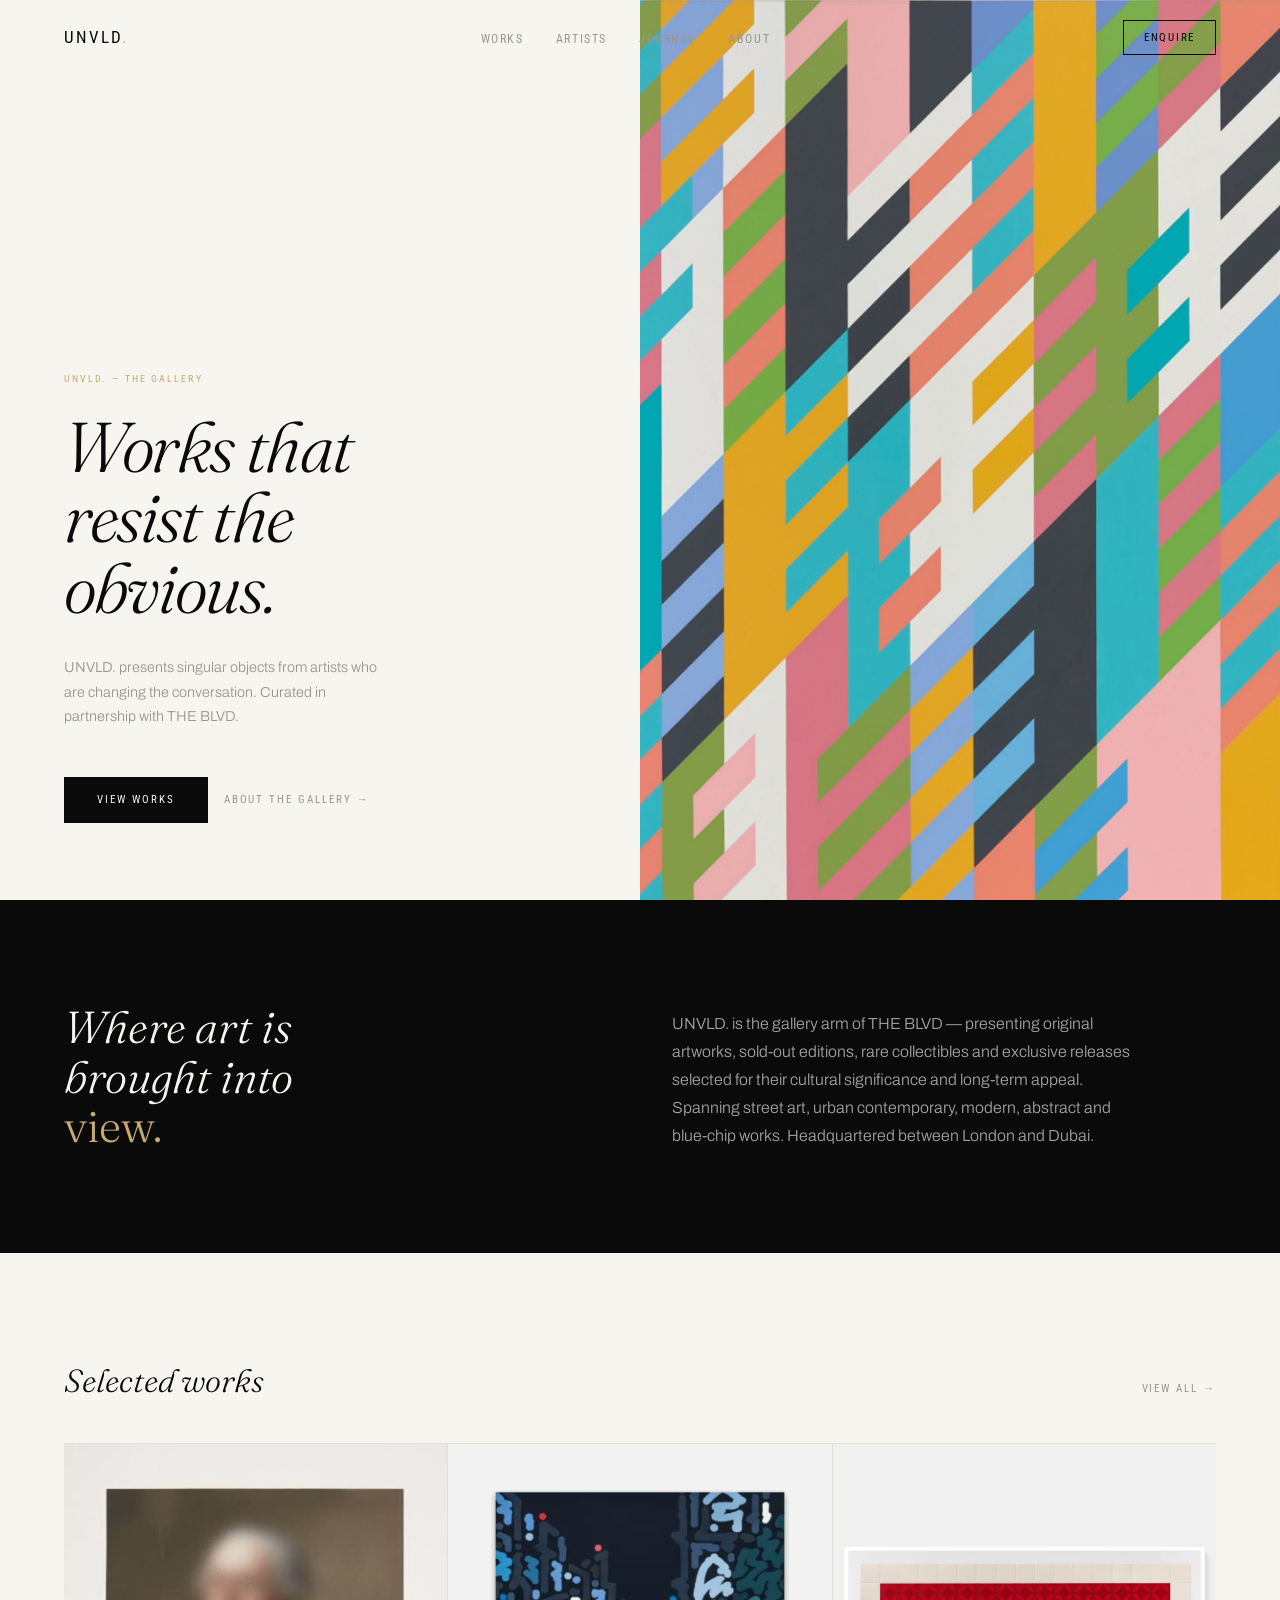
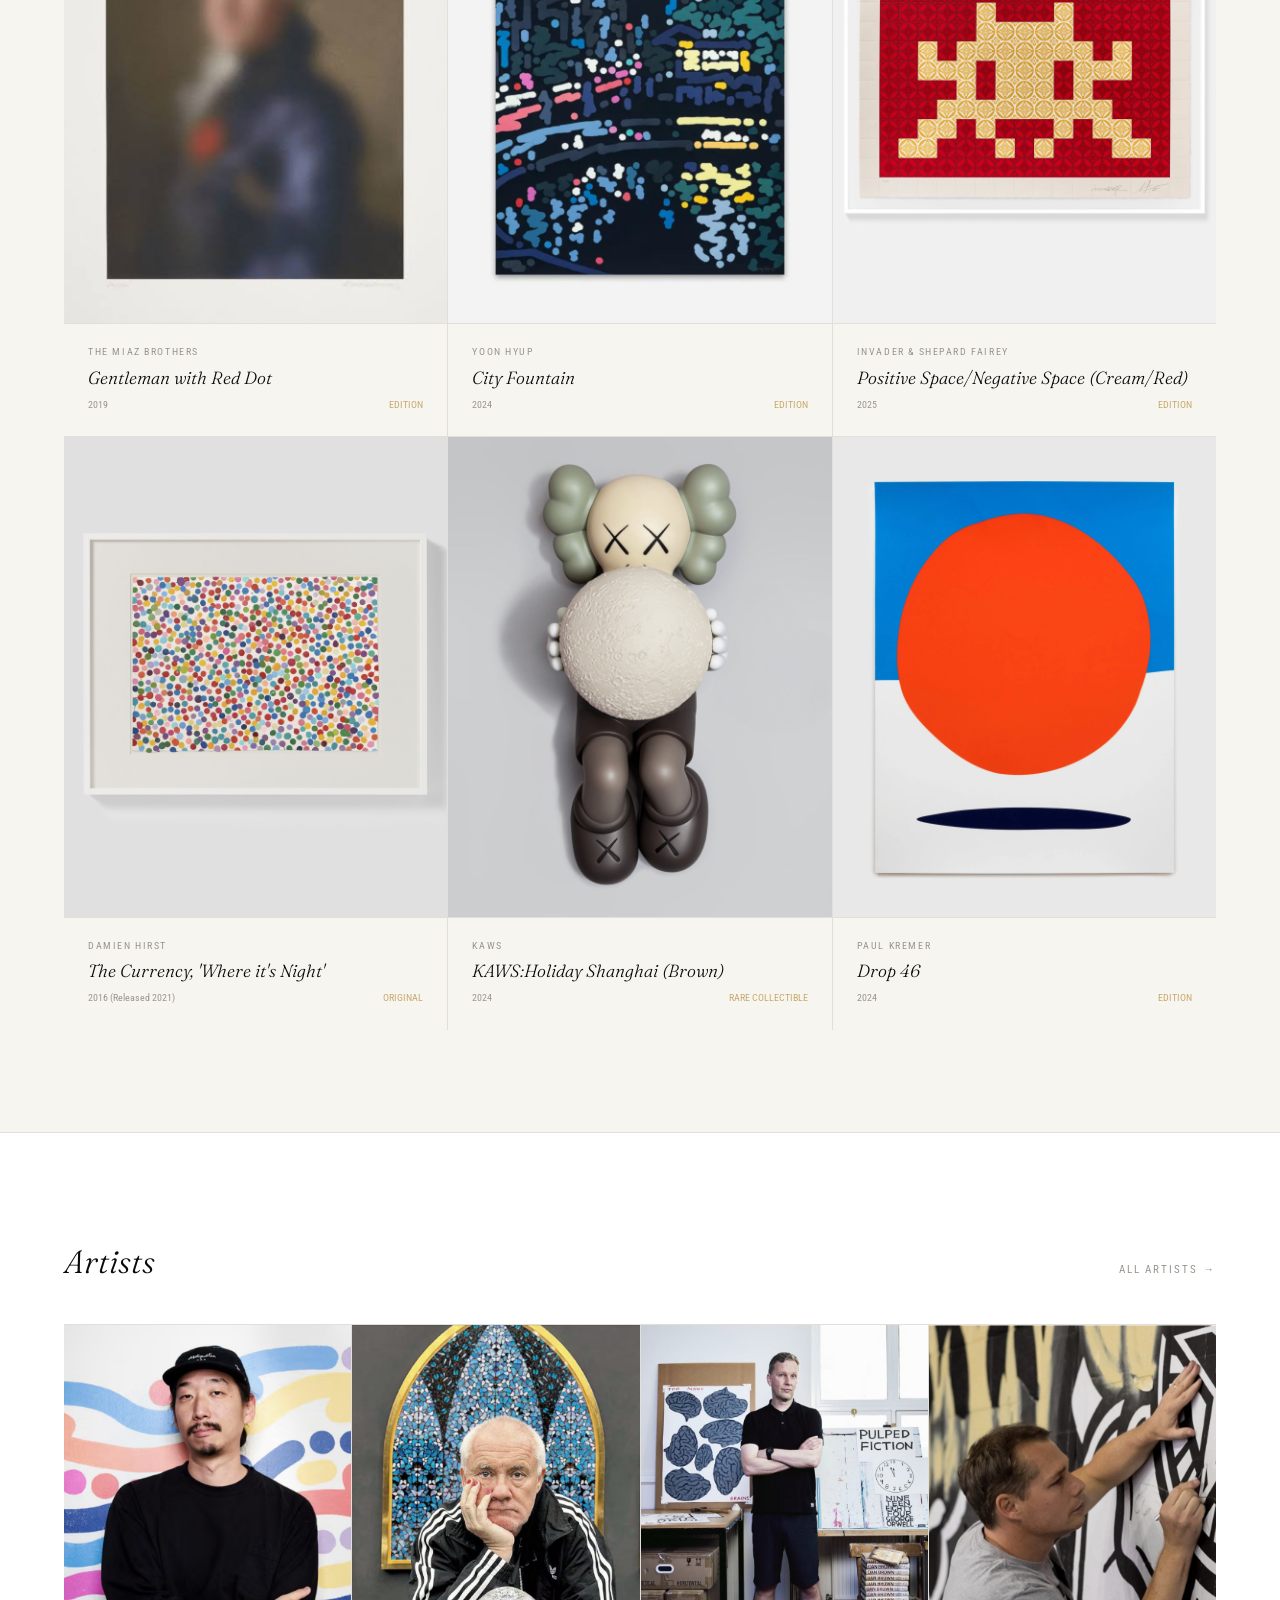
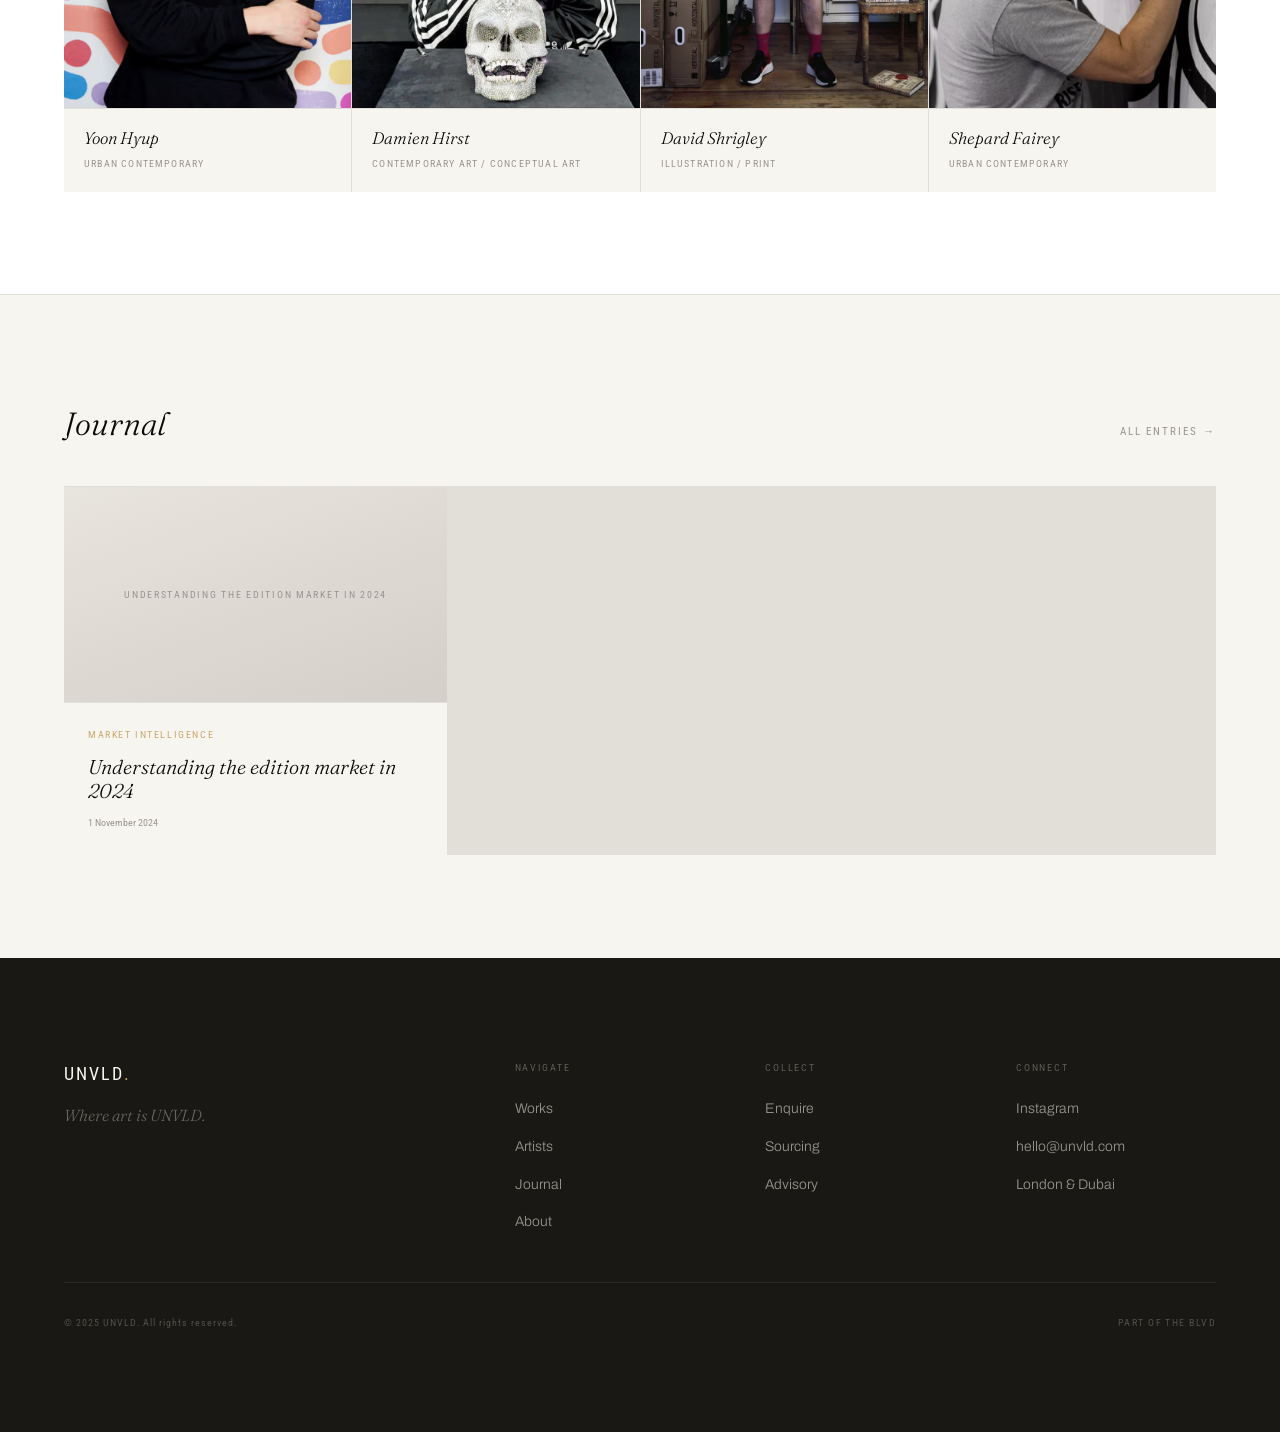
<file: index.html>
<!DOCTYPE html>
<html lang="en">
<head>
  <meta charset="UTF-8">
  <meta name="viewport" content="width=device-width, initial-scale=1.0">
  <title>UNVLD. — Works that resist the obvious</title>
  <meta name="description" content="UNVLD. presents singular objects from artists who are changing the conversation. Curated in partnership with THE BLVD.">
  <link rel="stylesheet" href="/css/main.css">
</head>
<body>

<section class="hero">
  <div class="hero__text">
    <p class="hero__eyebrow">UNVLD. &mdash; The Gallery</p>
    <h1 class="hero__headline">Works that<br>resist the<br>obvious.</h1>
    <p class="hero__sub">UNVLD. presents singular objects from artists who are changing the conversation. Curated in partnership with THE BLVD.</p>
    <div class="hero__actions">
      <a href="/works.html" class="btn btn-primary">View Works</a>
      <a href="/about.html" class="btn btn-ghost">About the gallery &rarr;</a>
    </div>
  </div>
  <div class="hero__image" id="hero-image">
    <div class="hero__image-placeholder"><span>Featured Work</span></div>
  </div>
</section>

<section class="band">
  <div class="wrap">
    <div class="band__inner">
      <h2 class="band__headline">Where art is<br>brought into<br><em>view.</em></h2>
      <p class="band__body">UNVLD. is the gallery arm of THE BLVD &mdash; presenting original artworks, sold-out editions, rare collectibles and exclusive releases selected for their cultural significance and long-term appeal. Spanning street art, urban contemporary, modern, abstract and blue-chip works. Headquartered between London and Dubai.</p>
    </div>
  </div>
</section>

<section class="section">
  <div class="wrap">
    <div class="section-head">
      <h2 class="section-head__title">Selected works</h2>
      <a href="/works.html" class="btn btn-ghost">View all &rarr;</a>
    </div>
    <div class="works-grid" id="home-works"></div>
  </div>
</section>

<section class="section" style="background:var(--white);border-top:1px solid var(--rule);">
  <div class="wrap">
    <div class="section-head">
      <h2 class="section-head__title">Artists</h2>
      <a href="/artists.html" class="btn btn-ghost">All artists &rarr;</a>
    </div>
    <div class="artists-grid" id="home-artists"></div>
  </div>
</section>

<section class="section" id="journal-section" style="border-top:1px solid var(--rule);display:none;">
  <div class="wrap">
    <div class="section-head">
      <h2 class="section-head__title">Journal</h2>
      <a href="/journal.html" class="btn btn-ghost">All entries &rarr;</a>
    </div>
    <div class="journal-grid" id="home-journal"></div>
  </div>
</section>

<script src="https://identity.netlify.com/v1/netlify-identity-widget.js"></script>
<script>
  // Handle Netlify Identity email confirmation and redirect to admin
  if (window.netlifyIdentity) {
    window.netlifyIdentity.on('init', user => {
      if (!user) {
        window.netlifyIdentity.on('login', () => {
          document.location.href = '/admin/';
        });
      }
    });
  }
</script>
<script src="/js/chrome.js"></script>
<script src="/js/main.js"></script>
<script>
document.addEventListener('DOMContentLoaded', async () => {
  // Load settings for hero image
  try {
    const settingsRes = await fetch('/content/settings.json');
    const settings = await settingsRes.json();
    if (settings.hero_image) {
      const heroEl = document.getElementById('hero-image');
      heroEl.innerHTML = `<img src="${settings.hero_image}" alt="${settings.hero_image_alt || 'Featured Work'}" style="width:100%;height:100%;object-fit:cover;">`;
    }
  } catch(e) {}

  const data = await loadContent();

  const worksEl = document.getElementById('home-works');
  const works = (data.works || []).slice(0, 6);
  // Populate full works store (needed for artist modal works display)
  (data.works || []).forEach((w, i) => { _store.works[i] = w; });
  worksEl.innerHTML = works.length
    ? works.map((w, i) => workCard(w, i)).join('')
    : '<div class="empty"><p class="empty__label">No works yet</p></div>';

  const artistsEl = document.getElementById('home-artists');
  const artists = (data.artists || []).slice(0, 4);
  artistsEl.innerHTML = artists.map((a, i) => artistCard(a, i)).join('');

  const posts = (data.journal || []).slice(0, 3);
  if (posts.length) {
    document.getElementById('journal-section').style.display = '';
    document.getElementById('home-journal').innerHTML = posts.map((p, i) => journalCard(p, i)).join('');
  }

  initReveals();
});
</script>
</body>
</html>
</file>
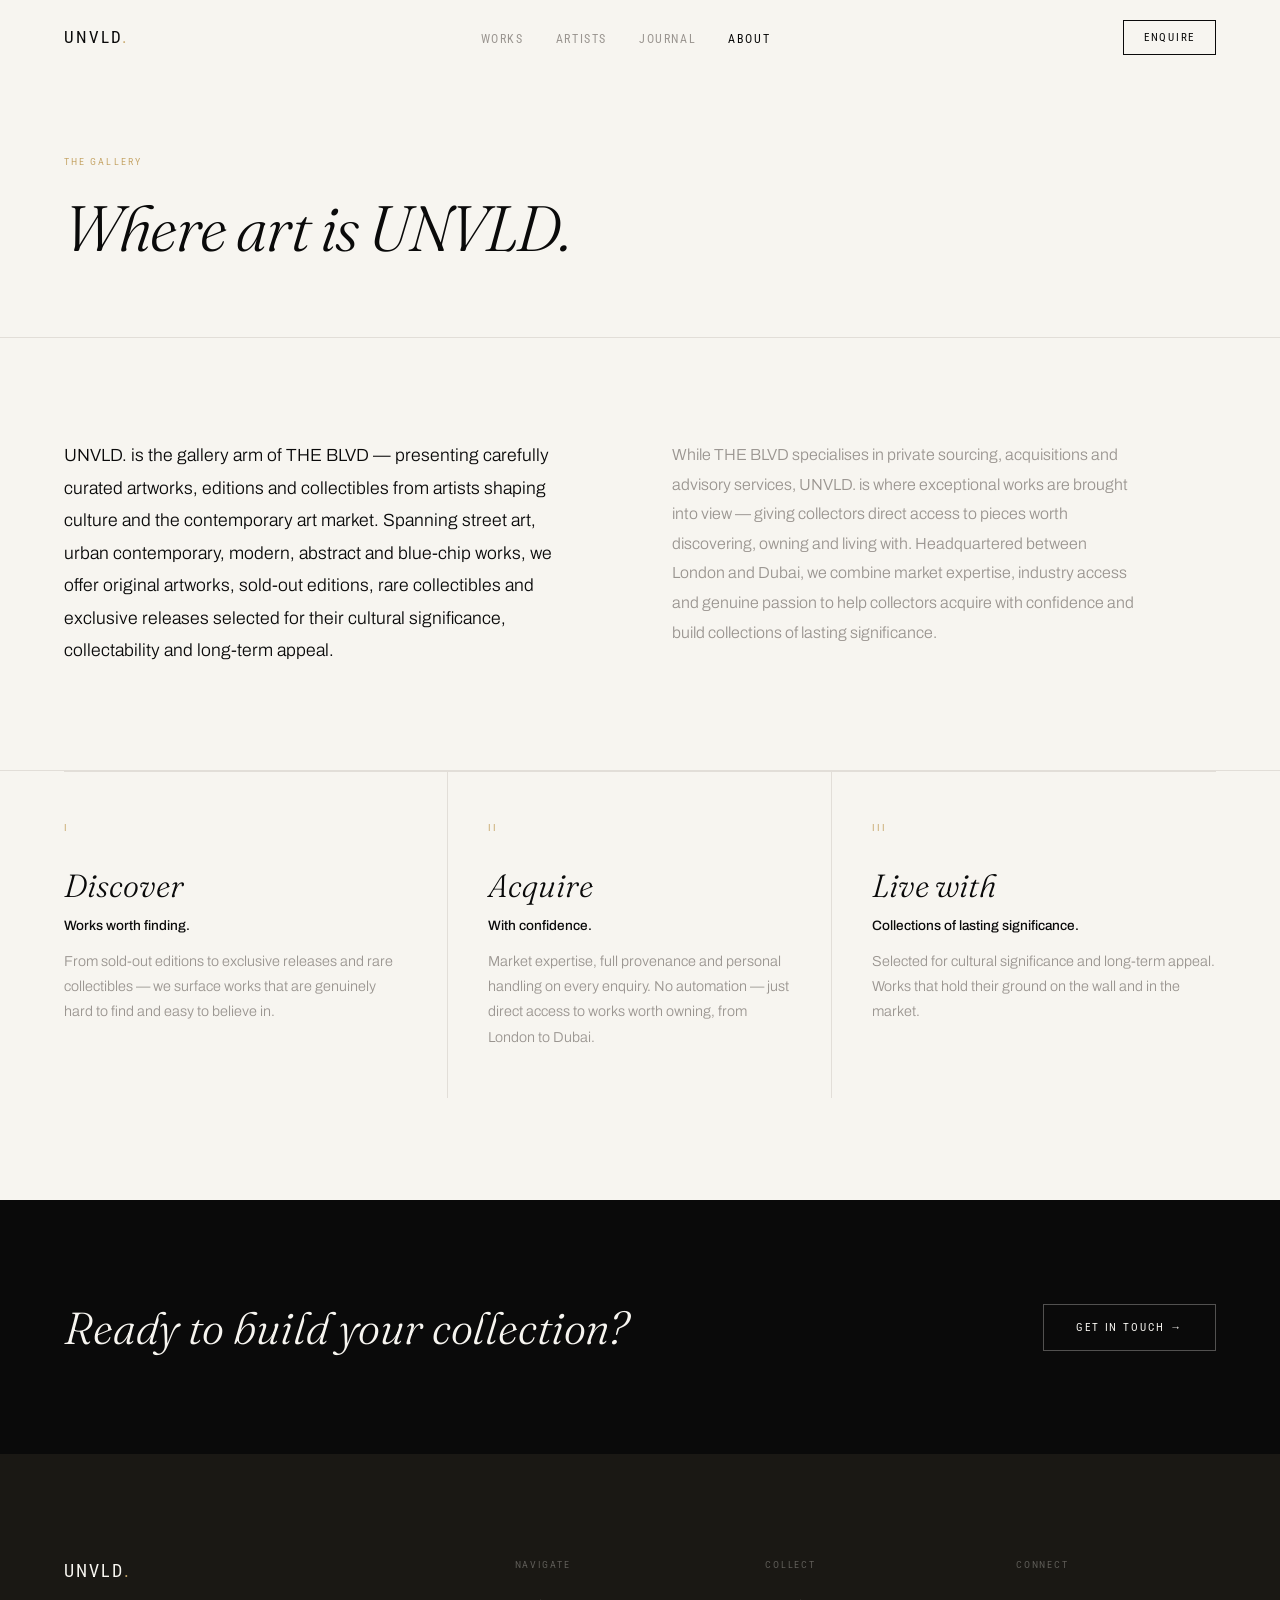
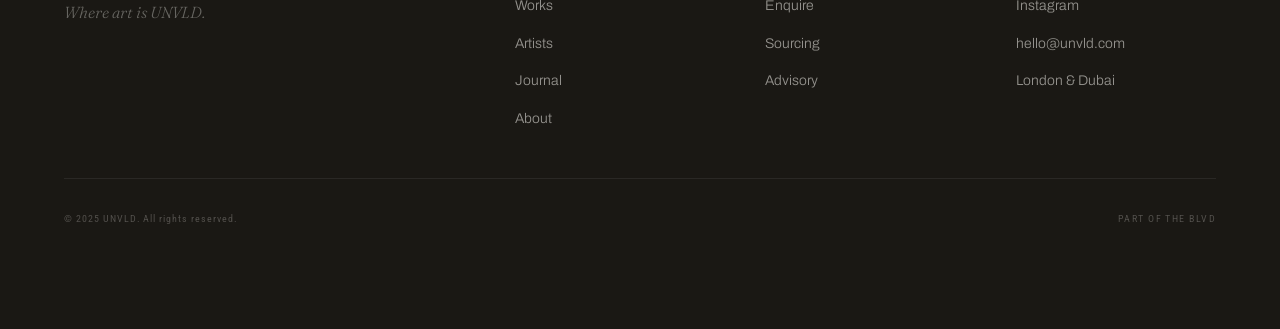
<file: about.html>
<!DOCTYPE html>
<html lang="en">
<head>
  <meta charset="UTF-8">
  <meta name="viewport" content="width=device-width, initial-scale=1.0">
  <title>About — UNVLD.</title>
  <meta name="description" content="UNVLD. is the gallery arm of THE BLVD. Headquartered between London and Dubai.">
  <link rel="stylesheet" href="/css/main.css">
</head>
<body>

<section class="page-hero">
  <div class="wrap">
    <p class="page-hero__label">The Gallery</p>
    <h1 class="page-hero__title">Where art is UNVLD.</h1>
  </div>
</section>

<section class="section">
  <div class="wrap">
    <div style="display:grid;grid-template-columns:1fr 1fr;gap:clamp(2rem,5vw,6rem);align-items:start;">
      <p style="font-weight:300;font-size:1.1rem;line-height:1.85;max-width:52ch;">
        UNVLD. is the gallery arm of THE BLVD &mdash; presenting carefully curated artworks, editions and collectibles from artists shaping culture and the contemporary art market. Spanning street art, urban contemporary, modern, abstract and blue-chip works, we offer original artworks, sold-out editions, rare collectibles and exclusive releases selected for their cultural significance, collectability and long-term appeal.
      </p>
      <p style="font-weight:300;font-size:1rem;line-height:1.85;color:var(--mid);max-width:52ch;">
        While THE BLVD specialises in private sourcing, acquisitions and advisory services, UNVLD. is where exceptional works are brought into view &mdash; giving collectors direct access to pieces worth discovering, owning and living with. Headquartered between London and Dubai, we combine market expertise, industry access and genuine passion to help collectors acquire with confidence and build collections of lasting significance.
      </p>
    </div>
  </div>
</section>

<section class="section" style="border-top:1px solid var(--rule);padding-top:0;">
  <div class="wrap">
    <div class="pillars">
      <div class="pillar reveal">
        <p class="pillar__num">I</p>
        <h3 class="pillar__head">Discover</h3>
        <p class="pillar__tag">Works worth finding.</p>
        <p class="pillar__body">From sold-out editions to exclusive releases and rare collectibles &mdash; we surface works that are genuinely hard to find and easy to believe in.</p>
      </div>
      <div class="pillar reveal">
        <p class="pillar__num">II</p>
        <h3 class="pillar__head">Acquire</h3>
        <p class="pillar__tag">With confidence.</p>
        <p class="pillar__body">Market expertise, full provenance and personal handling on every enquiry. No automation &mdash; just direct access to works worth owning, from London to Dubai.</p>
      </div>
      <div class="pillar reveal">
        <p class="pillar__num">III</p>
        <h3 class="pillar__head">Live&nbsp;with</h3>
        <p class="pillar__tag">Collections of lasting significance.</p>
        <p class="pillar__body">Selected for cultural significance and long-term appeal. Works that hold their ground on the wall and in the market.</p>
      </div>
    </div>
  </div>
</section>

<section class="band">
  <div class="wrap" style="display:flex;justify-content:space-between;align-items:center;flex-wrap:wrap;gap:2rem;">
    <h2 class="band__headline" style="font-size:clamp(2rem,3.5vw,3.5rem);">Ready to build your collection?</h2>
    <a href="/contact.html" class="btn btn-outline" style="border-color:rgba(247,245,240,0.3);color:var(--paper);">Get in touch &rarr;</a>
  </div>
</section>

<script src="/js/chrome.js"></script>
<script src="/js/main.js"></script>
</body>
</html>
</file>
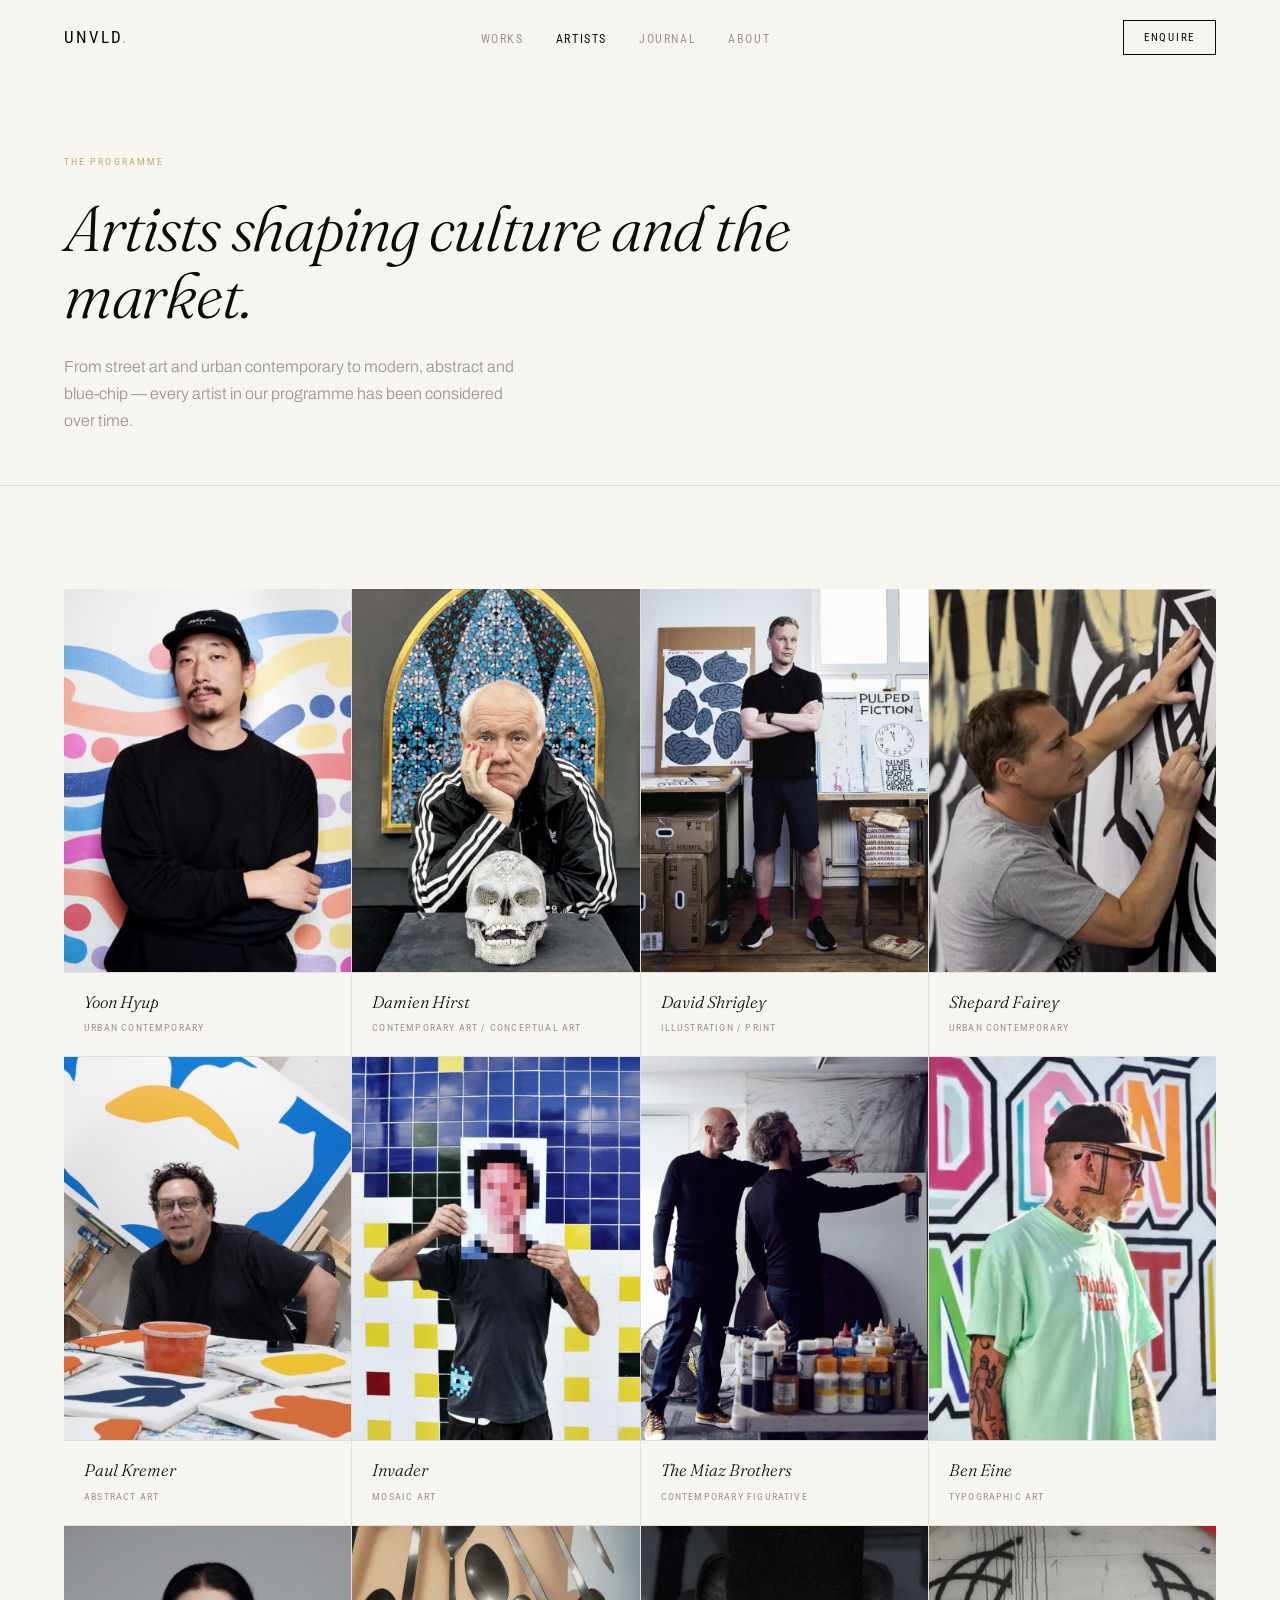
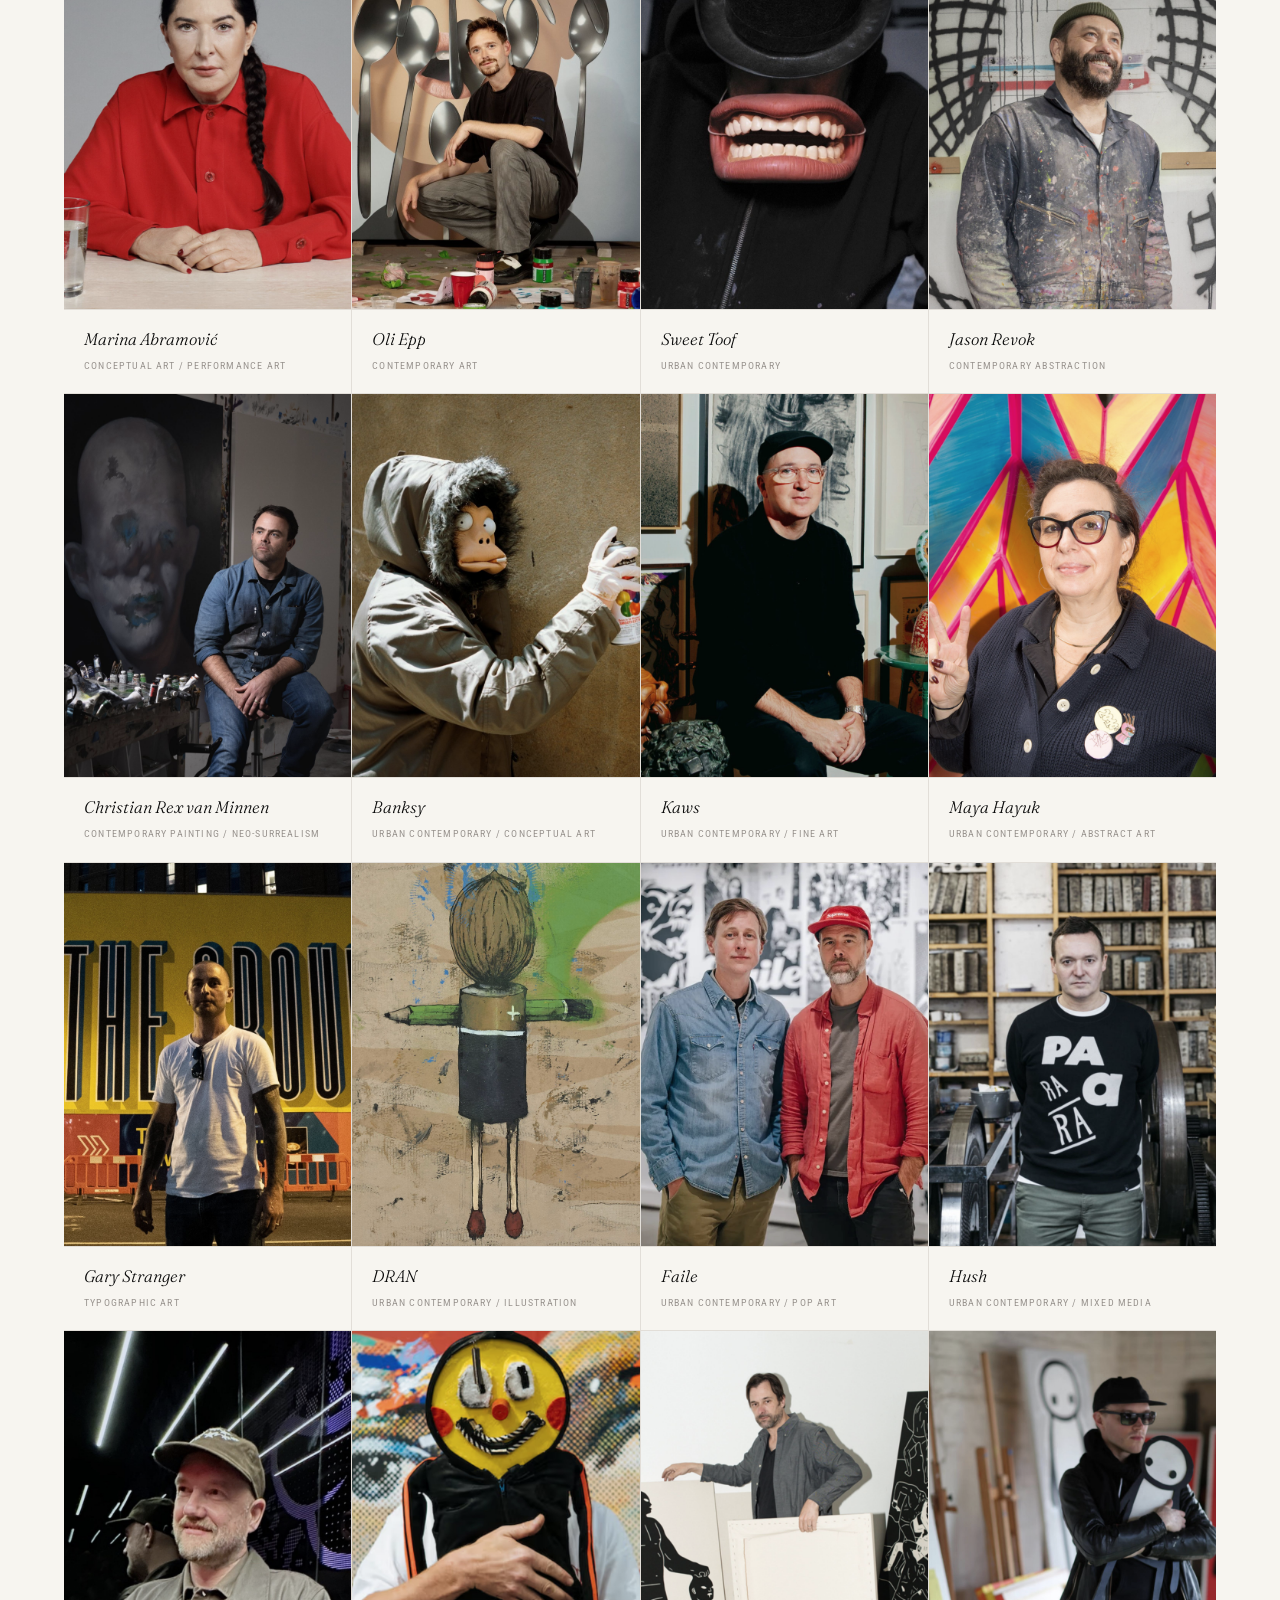
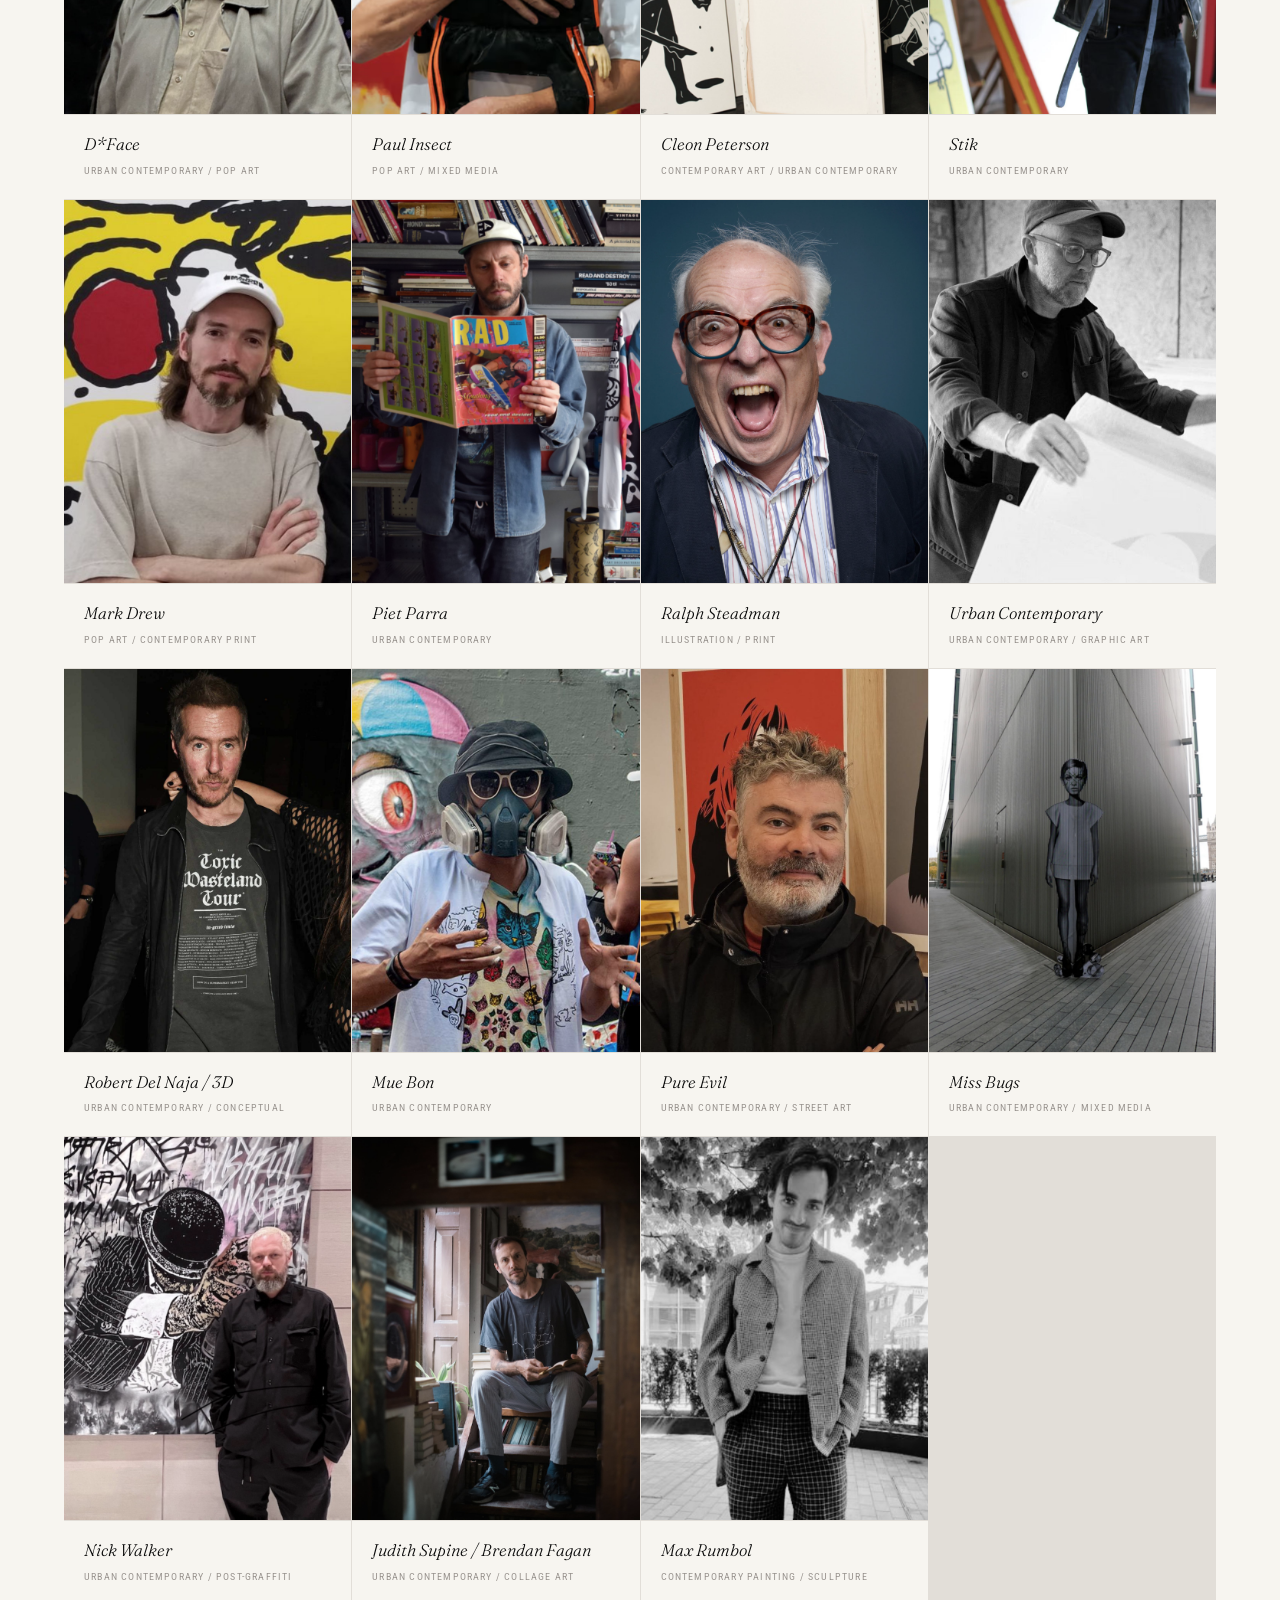
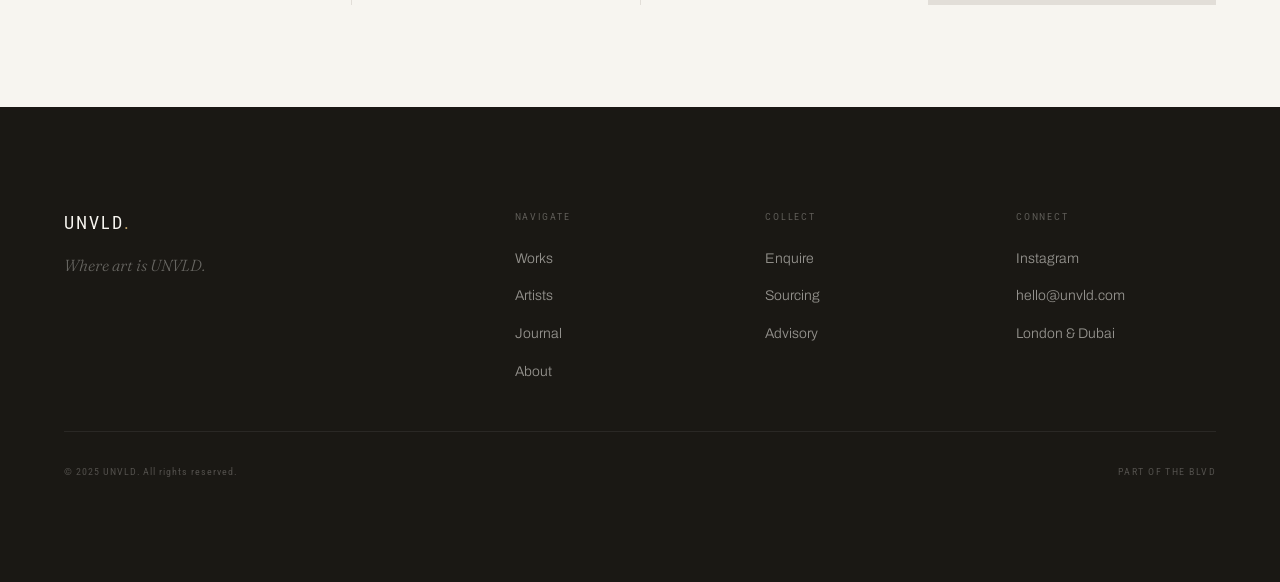
<file: artists.html>
<!DOCTYPE html>
<html lang="en">
<head>
  <meta charset="UTF-8">
  <meta name="viewport" content="width=device-width, initial-scale=1.0">
  <title>Artists — UNVLD.</title>
  <meta name="description" content="Artists shaping culture and the market.">
  <link rel="stylesheet" href="/css/main.css">
</head>
<body>

<section class="page-hero">
  <div class="wrap">
    <p class="page-hero__label">The Programme</p>
    <h1 class="page-hero__title">Artists shaping culture and the market.</h1>
    <p class="page-hero__sub">From street art and urban contemporary to modern, abstract and blue-chip &mdash; every artist in our programme has been considered over time.</p>
  </div>
</section>

<section class="section">
  <div class="wrap">
    <div class="artists-grid" id="artists-grid"></div>
  </div>
</section>

<script src="/js/chrome.js"></script>
<script src="/js/main.js"></script>
<script>
document.addEventListener('DOMContentLoaded', async () => {
  const data = await loadContent();
  const artists = data.artists || [];
  const grid = document.getElementById('artists-grid');

  // Pre-populate works store so artist modal can show works
  (data.works || []).forEach((w, i) => { _store.works[i] = w; });

  if (!artists.length) {
    grid.innerHTML = '<div class="empty"><p class="empty__label">No artists yet</p></div>';
    return;
  }
  grid.innerHTML = artists.map((a, i) => artistCard(a, i)).join('');
  initReveals();
});
</script>
</body>
</html>
</file>
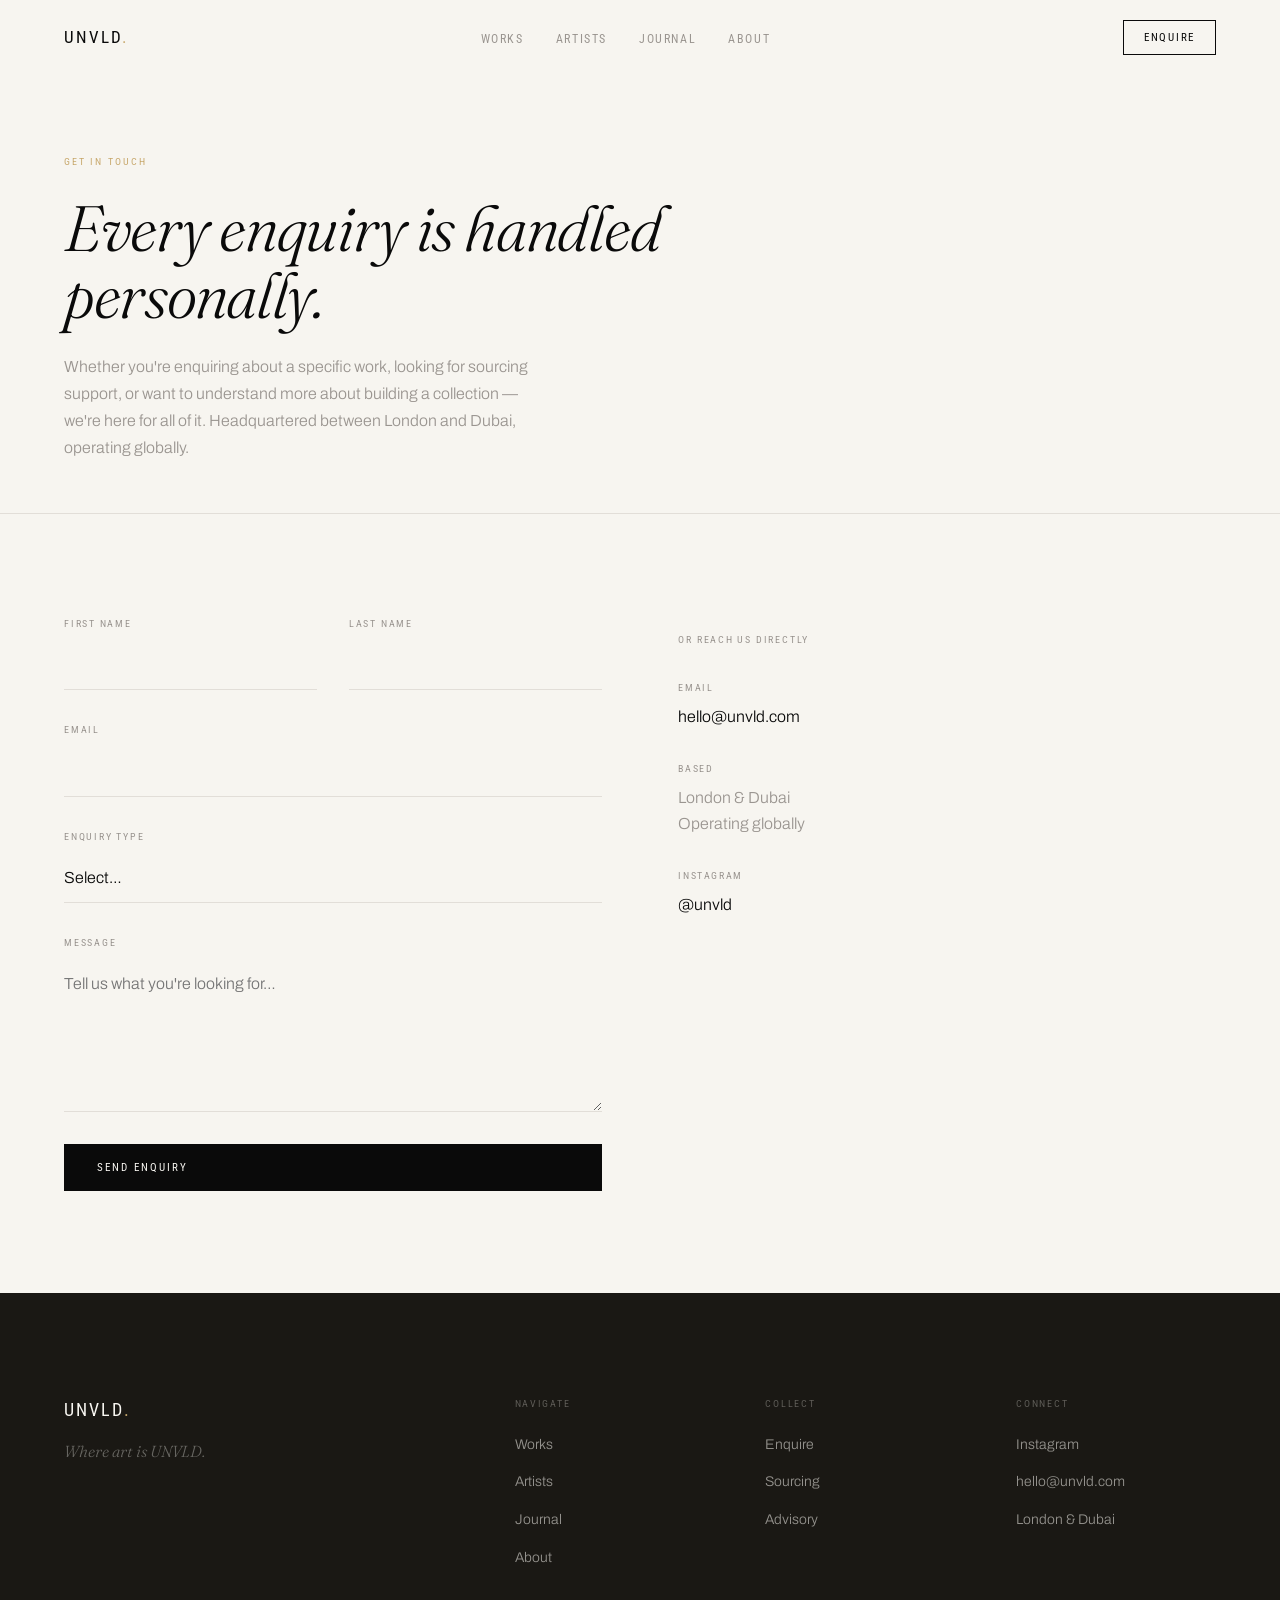
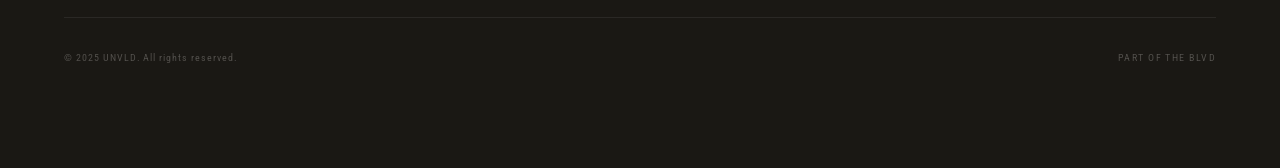
<file: contact.html>
<!DOCTYPE html>
<html lang="en">
<head>
  <meta charset="UTF-8">
  <meta name="viewport" content="width=device-width, initial-scale=1.0">
  <title>Enquire — UNVLD.</title>
  <meta name="description" content="Every enquiry is handled personally. Headquartered between London and Dubai, operating globally.">
  <link rel="stylesheet" href="/css/main.css">
</head>
<body>

<section class="page-hero">
  <div class="wrap">
    <p class="page-hero__label">Get in touch</p>
    <h1 class="page-hero__title">Every enquiry is handled personally.</h1>
    <p class="page-hero__sub">Whether you're enquiring about a specific work, looking for sourcing support, or want to understand more about building a collection &mdash; we're here for all of it. Headquartered between London and Dubai, operating globally.</p>
  </div>
</section>

<section class="section">
  <div class="wrap">
    <div style="display:grid;grid-template-columns:1fr 1fr;gap:clamp(2rem,6vw,8rem);align-items:start;">

      <form class="form" id="enquiry-form" action="https://api.web3forms.com/submit" method="POST">
        <input type="hidden" name="access_key" value="YOUR_WEB3FORMS_KEY">
        <input type="hidden" name="subject" value="New enquiry — UNVLD.">
        <input type="hidden" name="redirect" value="https://unvld.com/thank-you.html">
        <input type="checkbox" name="botcheck" style="display:none;">

        <div class="form-row">
          <div class="form-group">
            <label class="form-label" for="first-name">First name</label>
            <input class="form-input" type="text" id="first-name" name="first_name" required autocomplete="given-name">
          </div>
          <div class="form-group">
            <label class="form-label" for="last-name">Last name</label>
            <input class="form-input" type="text" id="last-name" name="last_name" required autocomplete="family-name">
          </div>
        </div>

        <div class="form-group">
          <label class="form-label" for="email">Email</label>
          <input class="form-input" type="email" id="email" name="email" required autocomplete="email">
        </div>

        <div class="form-group">
          <label class="form-label" for="enquiry-type">Enquiry type</label>
          <select class="form-select" id="enquiry-type" name="enquiry_type">
            <option value="">Select&hellip;</option>
            <option value="specific-work">Enquire about a specific work</option>
            <option value="sourcing">Sourcing support</option>
            <option value="advisory">Collection advisory</option>
            <option value="general">General enquiry</option>
          </select>
        </div>

        <div class="form-group">
          <label class="form-label" for="message">Message</label>
          <textarea class="form-textarea" id="message" name="message" rows="5" required placeholder="Tell us what you're looking for&hellip;"></textarea>
        </div>

        <button type="submit" class="btn btn-primary">Send enquiry</button>
      </form>

      <div style="padding-top:1rem;">
        <p style="font-family:var(--f-ui);font-size:0.62rem;letter-spacing:0.18em;text-transform:uppercase;color:var(--mid);margin-bottom:2rem;">Or reach us directly</p>
        <div style="display:flex;flex-direction:column;gap:2rem;">
          <div>
            <p style="font-family:var(--f-ui);font-size:0.62rem;letter-spacing:0.16em;text-transform:uppercase;color:var(--mid);margin-bottom:0.5rem;">Email</p>
            <a href="mailto:hello@unvld.com" style="font-weight:300;font-size:1rem;">hello@unvld.com</a>
          </div>
          <div>
            <p style="font-family:var(--f-ui);font-size:0.62rem;letter-spacing:0.16em;text-transform:uppercase;color:var(--mid);margin-bottom:0.5rem;">Based</p>
            <p style="font-weight:300;font-size:1rem;color:var(--mid);">London &amp; Dubai<br>Operating globally</p>
          </div>
          <div>
            <p style="font-family:var(--f-ui);font-size:0.62rem;letter-spacing:0.16em;text-transform:uppercase;color:var(--mid);margin-bottom:0.5rem;">Instagram</p>
            <a href="https://instagram.com" style="font-weight:300;font-size:1rem;" target="_blank" rel="noopener">@unvld</a>
          </div>
        </div>
      </div>

    </div>
  </div>
</section>

<script src="/js/chrome.js"></script>
<script src="/js/main.js"></script>
<script>
  // Pre-fill work field if coming from a work modal
  const params = new URLSearchParams(window.location.search);
  const work = params.get('work');
  if (work) {
    document.addEventListener('DOMContentLoaded', () => {
      const msg = document.getElementById('message');
      if (msg) msg.value = `I'd like to enquire about: ${work}`;
      const type = document.getElementById('enquiry-type');
      if (type) type.value = 'specific-work';
    });
  }
</script>
</body>
</html>
</file>
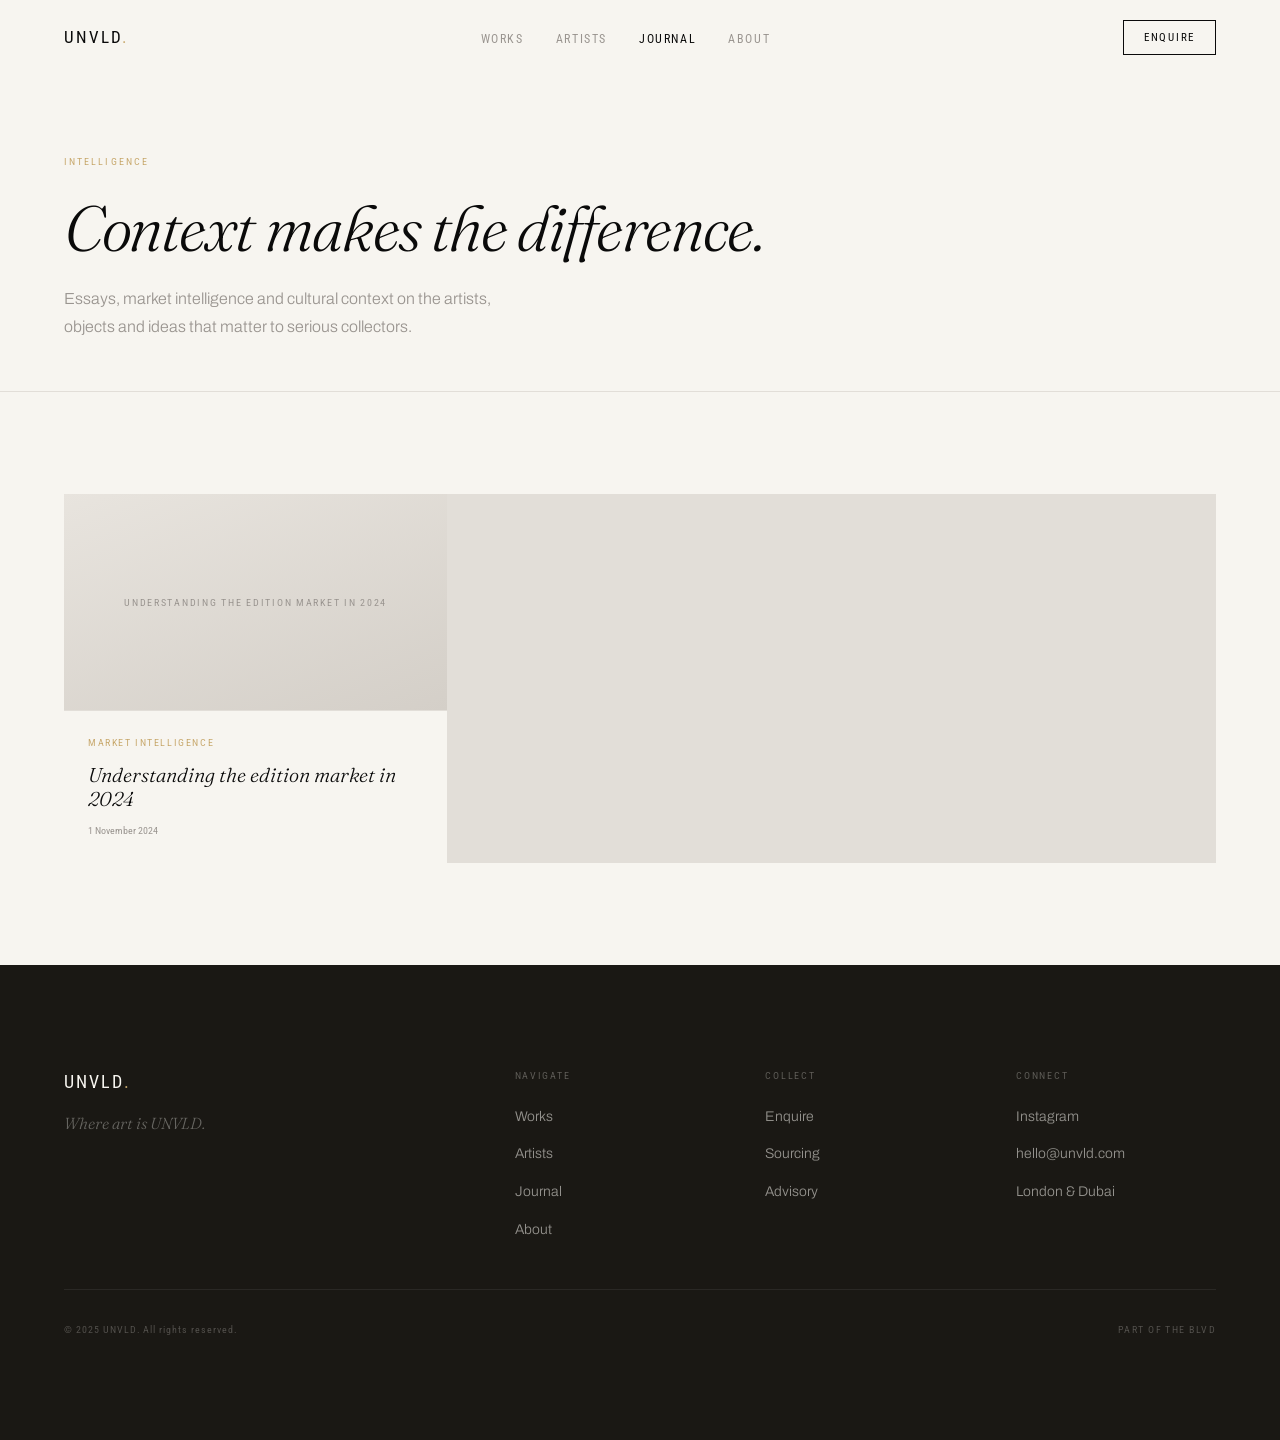
<file: journal.html>
<!DOCTYPE html>
<html lang="en">
<head>
  <meta charset="UTF-8">
  <meta name="viewport" content="width=device-width, initial-scale=1.0">
  <title>Journal — UNVLD.</title>
  <meta name="description" content="Context makes the difference. Essays, market intelligence and cultural context.">
  <link rel="stylesheet" href="/css/main.css">
</head>
<body>

<section class="page-hero">
  <div class="wrap">
    <p class="page-hero__label">Intelligence</p>
    <h1 class="page-hero__title">Context makes the difference.</h1>
    <p class="page-hero__sub">Essays, market intelligence and cultural context on the artists, objects and ideas that matter to serious collectors.</p>
  </div>
</section>

<section class="section">
  <div class="wrap">
    <div class="journal-grid" id="journal-grid"></div>
  </div>
</section>

<script src="/js/chrome.js"></script>
<script src="/js/main.js"></script>
<script>
document.addEventListener('DOMContentLoaded', async () => {
  const data = await loadContent();
  const posts = data.journal || [];
  const grid = document.getElementById('journal-grid');
  if (!posts.length) {
    grid.innerHTML = '<div class="empty"><p class="empty__label">No journal entries yet</p></div>';
    return;
  }
  grid.innerHTML = posts.map((p, i) => journalCard(p, i)).join('');
  initReveals();
});
</script>
</body>
</html>
</file>
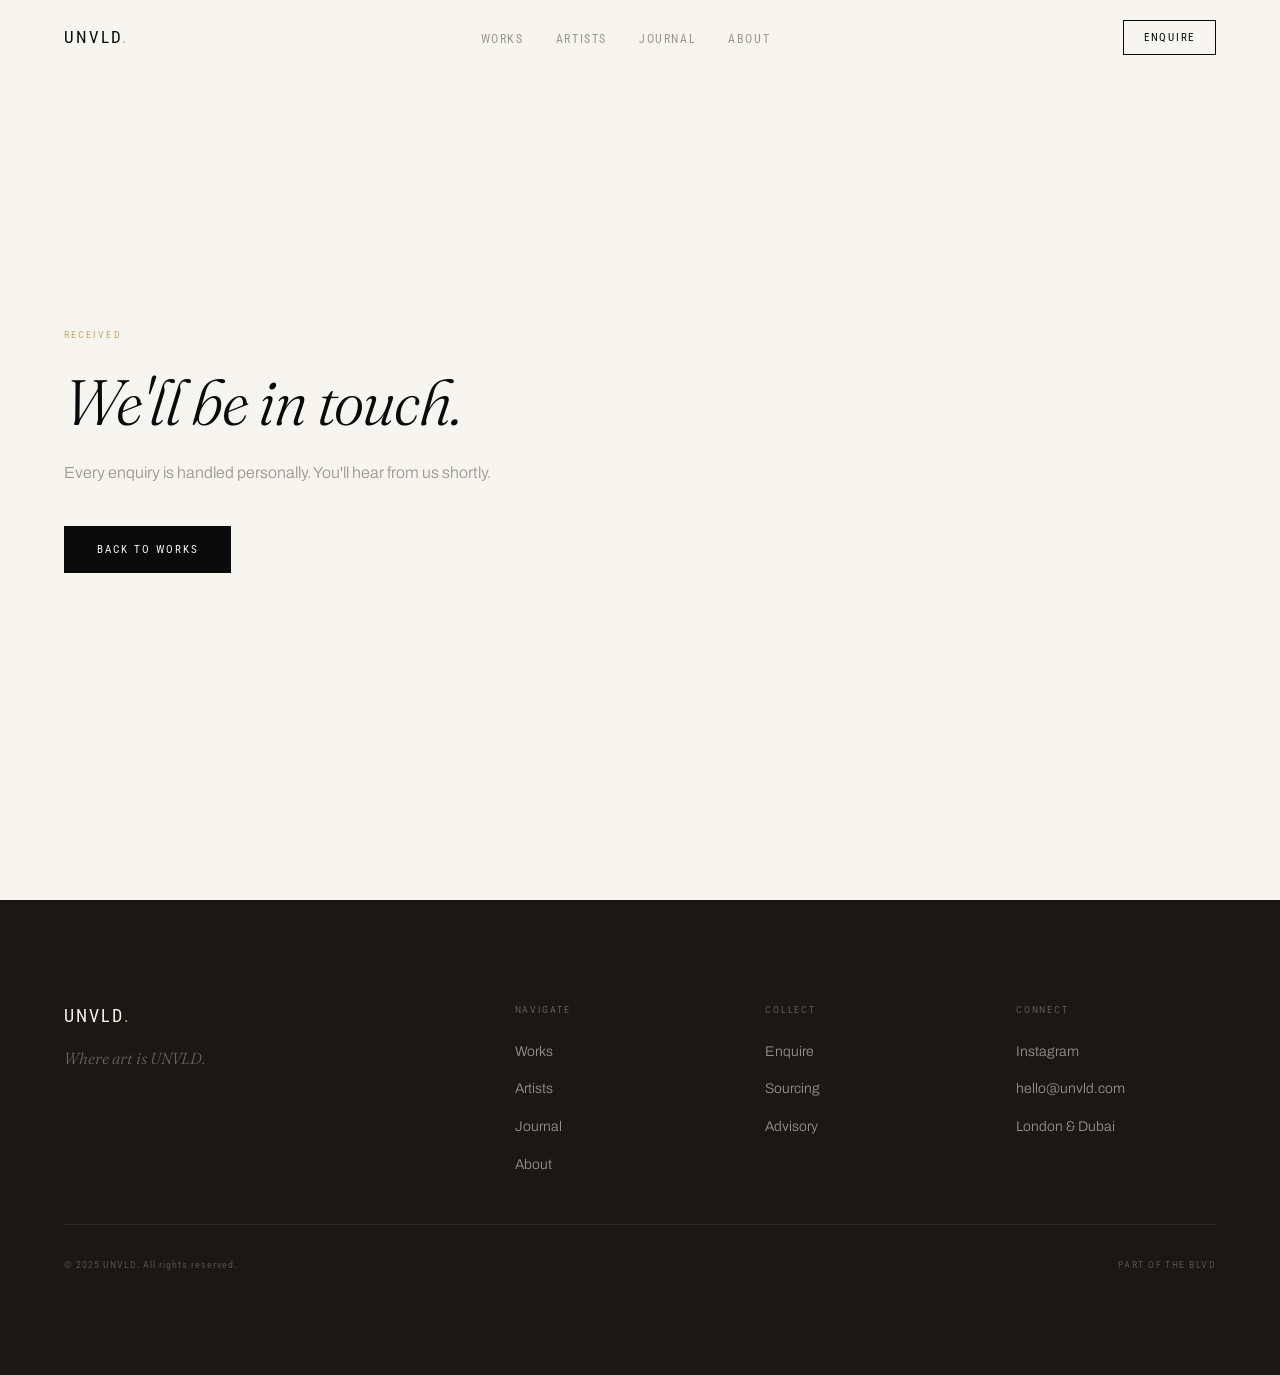
<file: thank-you.html>
<!DOCTYPE html>
<html lang="en">
<head>
  <meta charset="UTF-8">
  <meta name="viewport" content="width=device-width, initial-scale=1.0">
  <title>Thank you — UNVLD.</title>
  <link rel="stylesheet" href="/css/main.css">
</head>
<body>

<section style="min-height:100svh;display:flex;flex-direction:column;justify-content:center;padding-block:8rem;">
  <div class="wrap">
    <p class="page-hero__label" style="margin-bottom:1.5rem;">Received</p>
    <h1 class="page-hero__title">We'll be in touch.</h1>
    <p class="page-hero__sub" style="margin-bottom:2.5rem;">Every enquiry is handled personally. You'll hear from us shortly.</p>
    <a href="/works.html" class="btn btn-primary" style="width:fit-content;">Back to Works</a>
  </div>
</section>

<script src="/js/chrome.js"></script>
<script src="/js/main.js"></script>
</body>
</html>
</file>
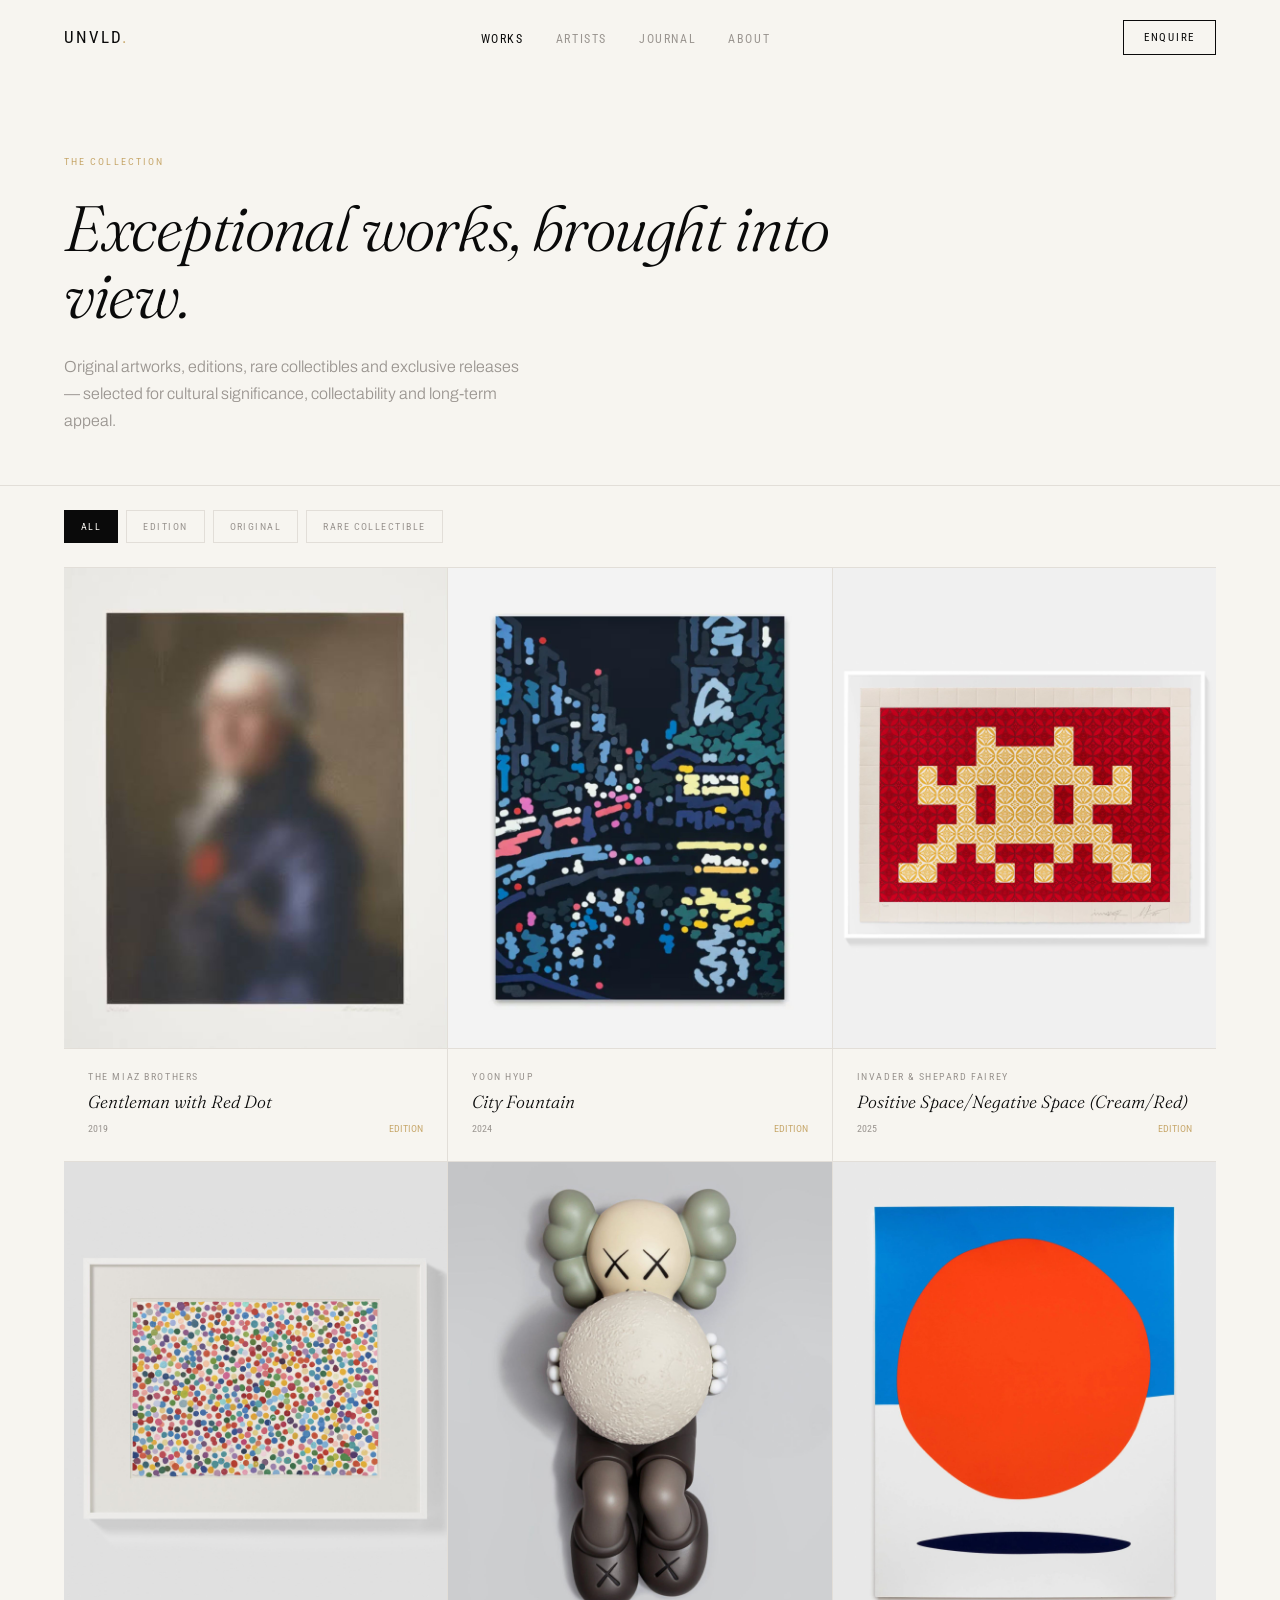
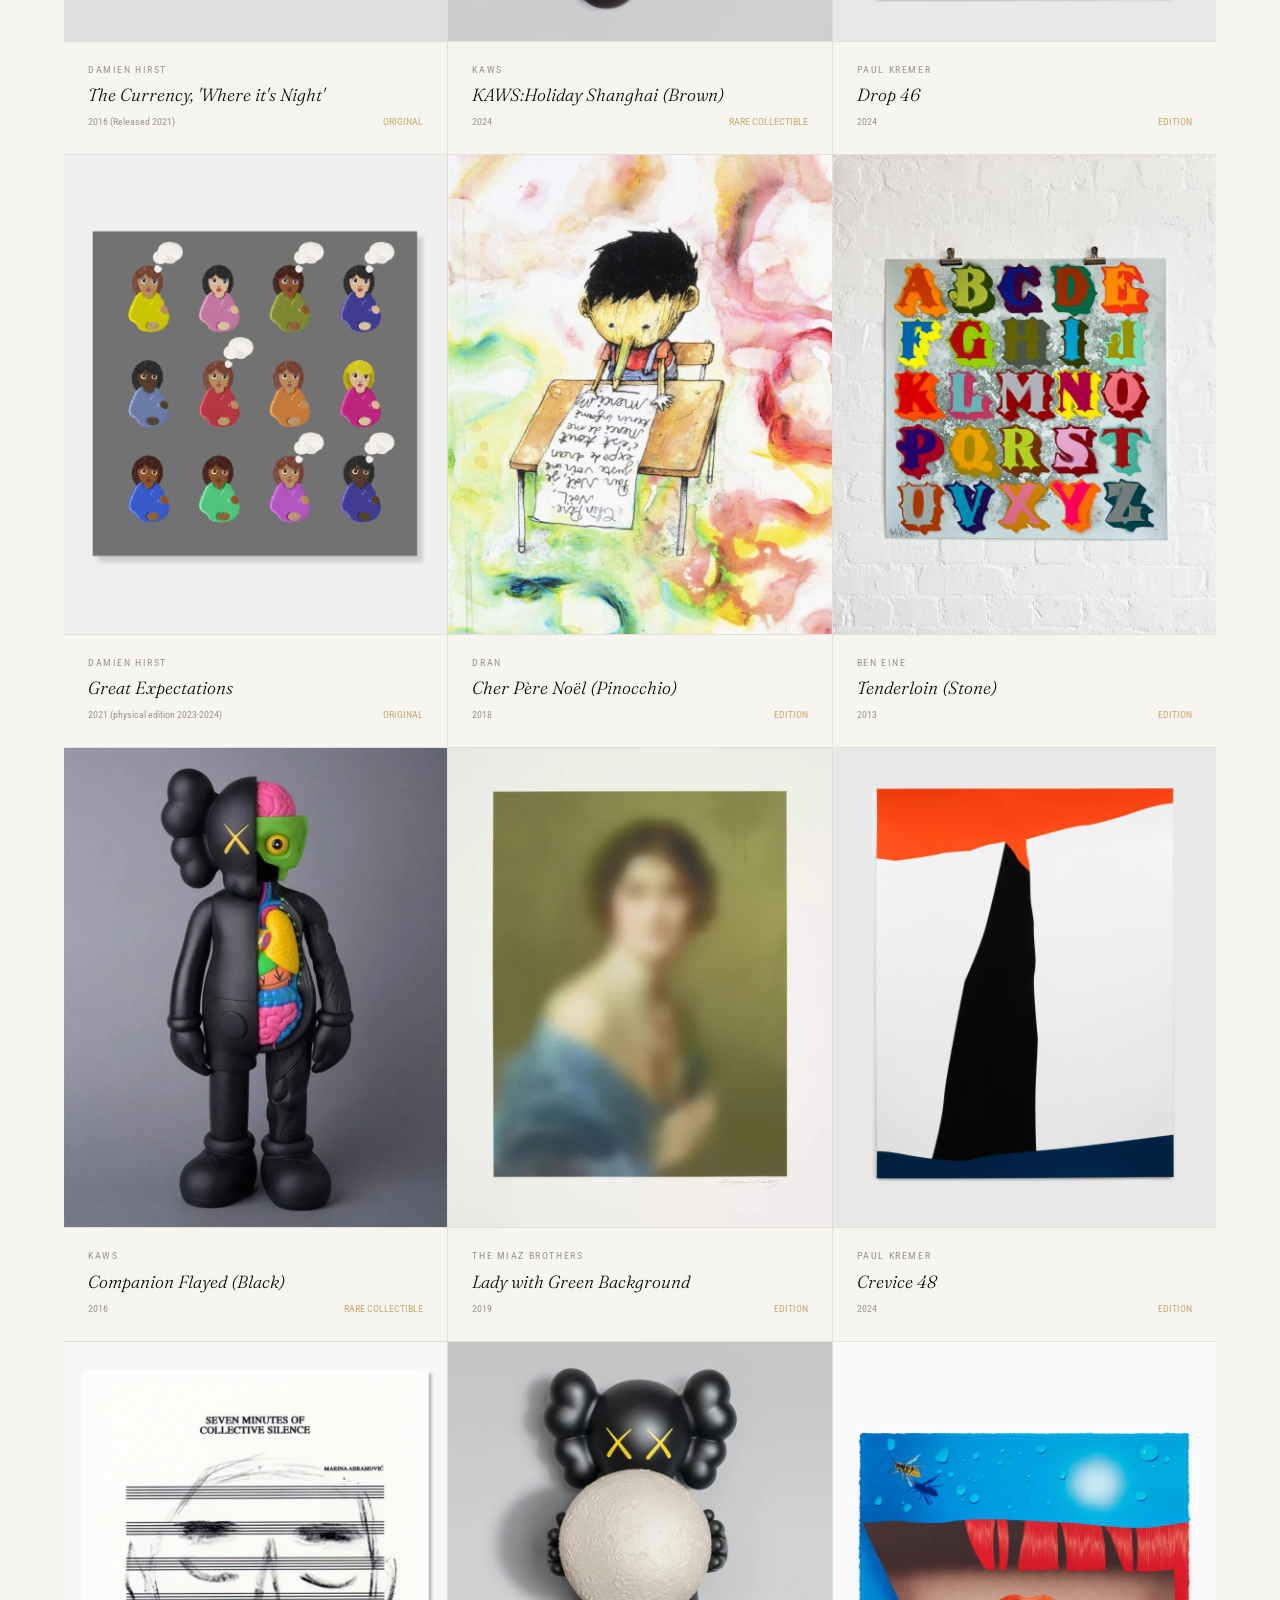
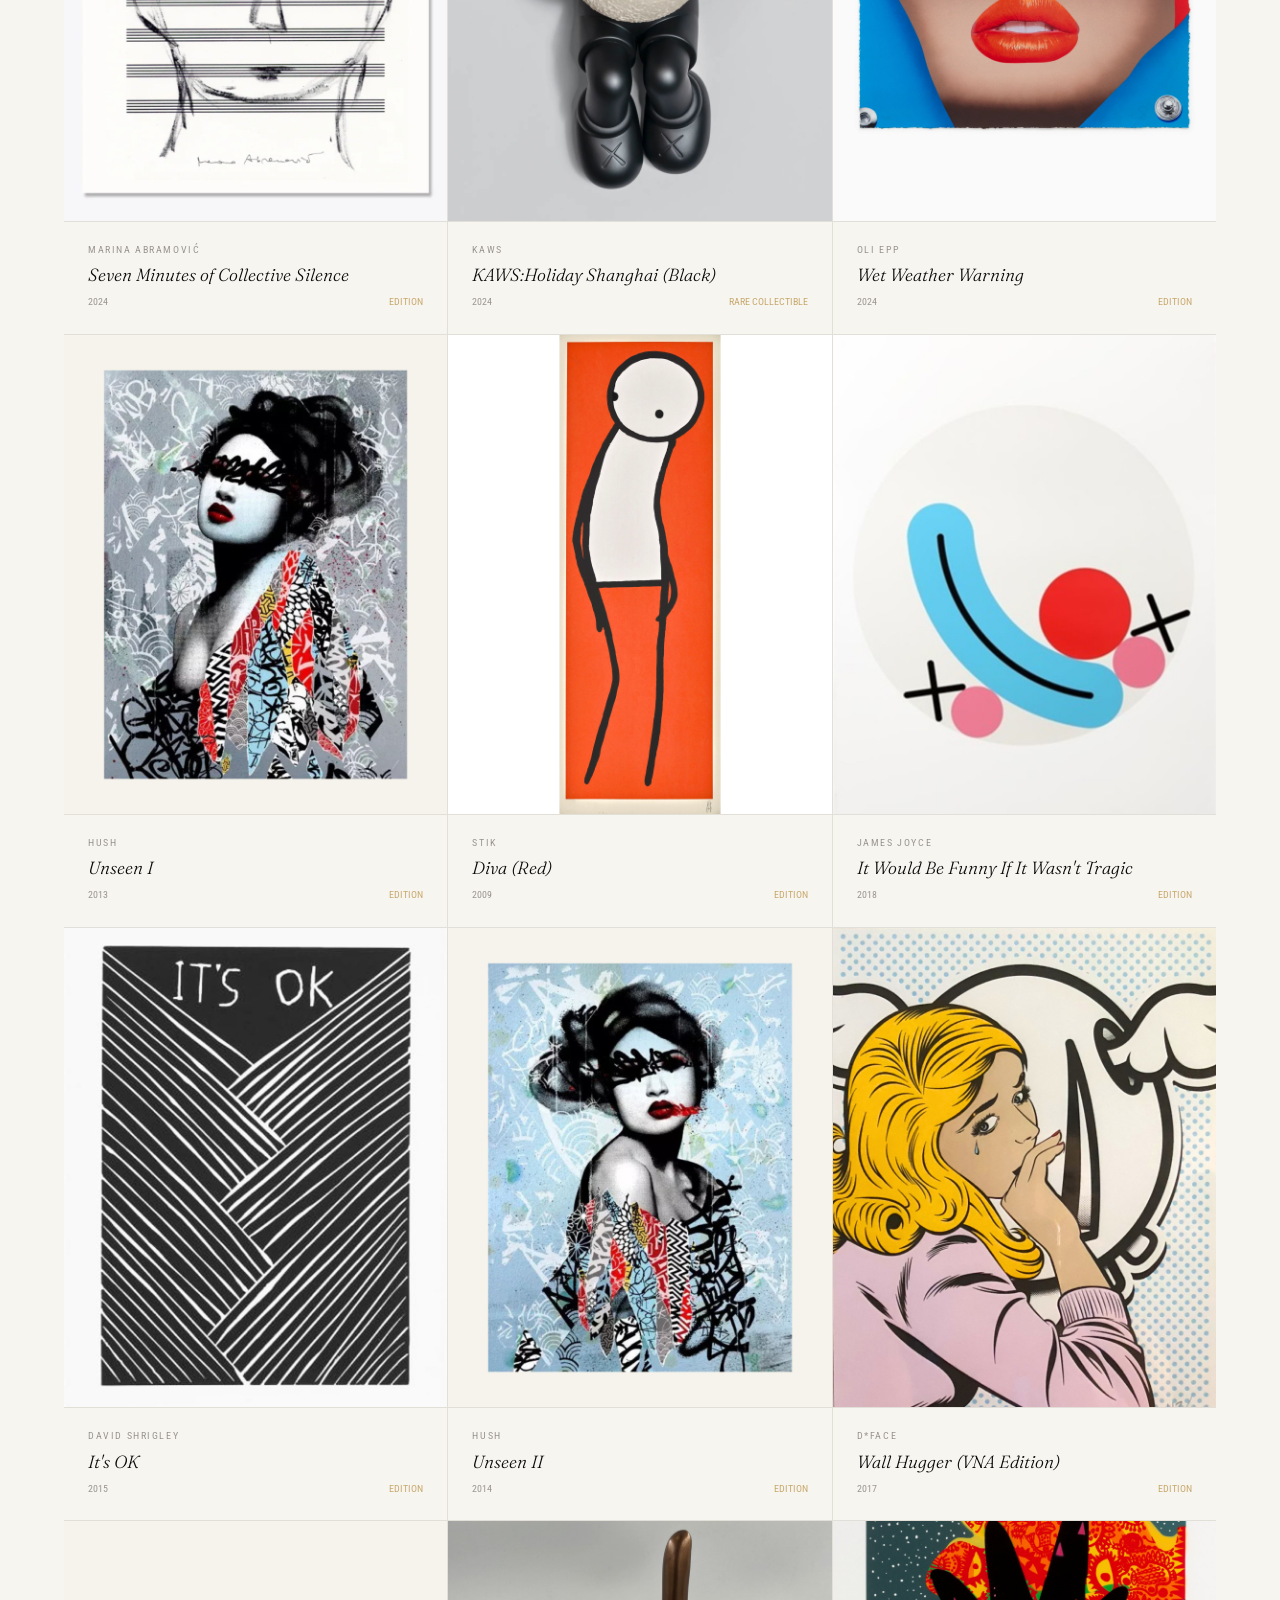
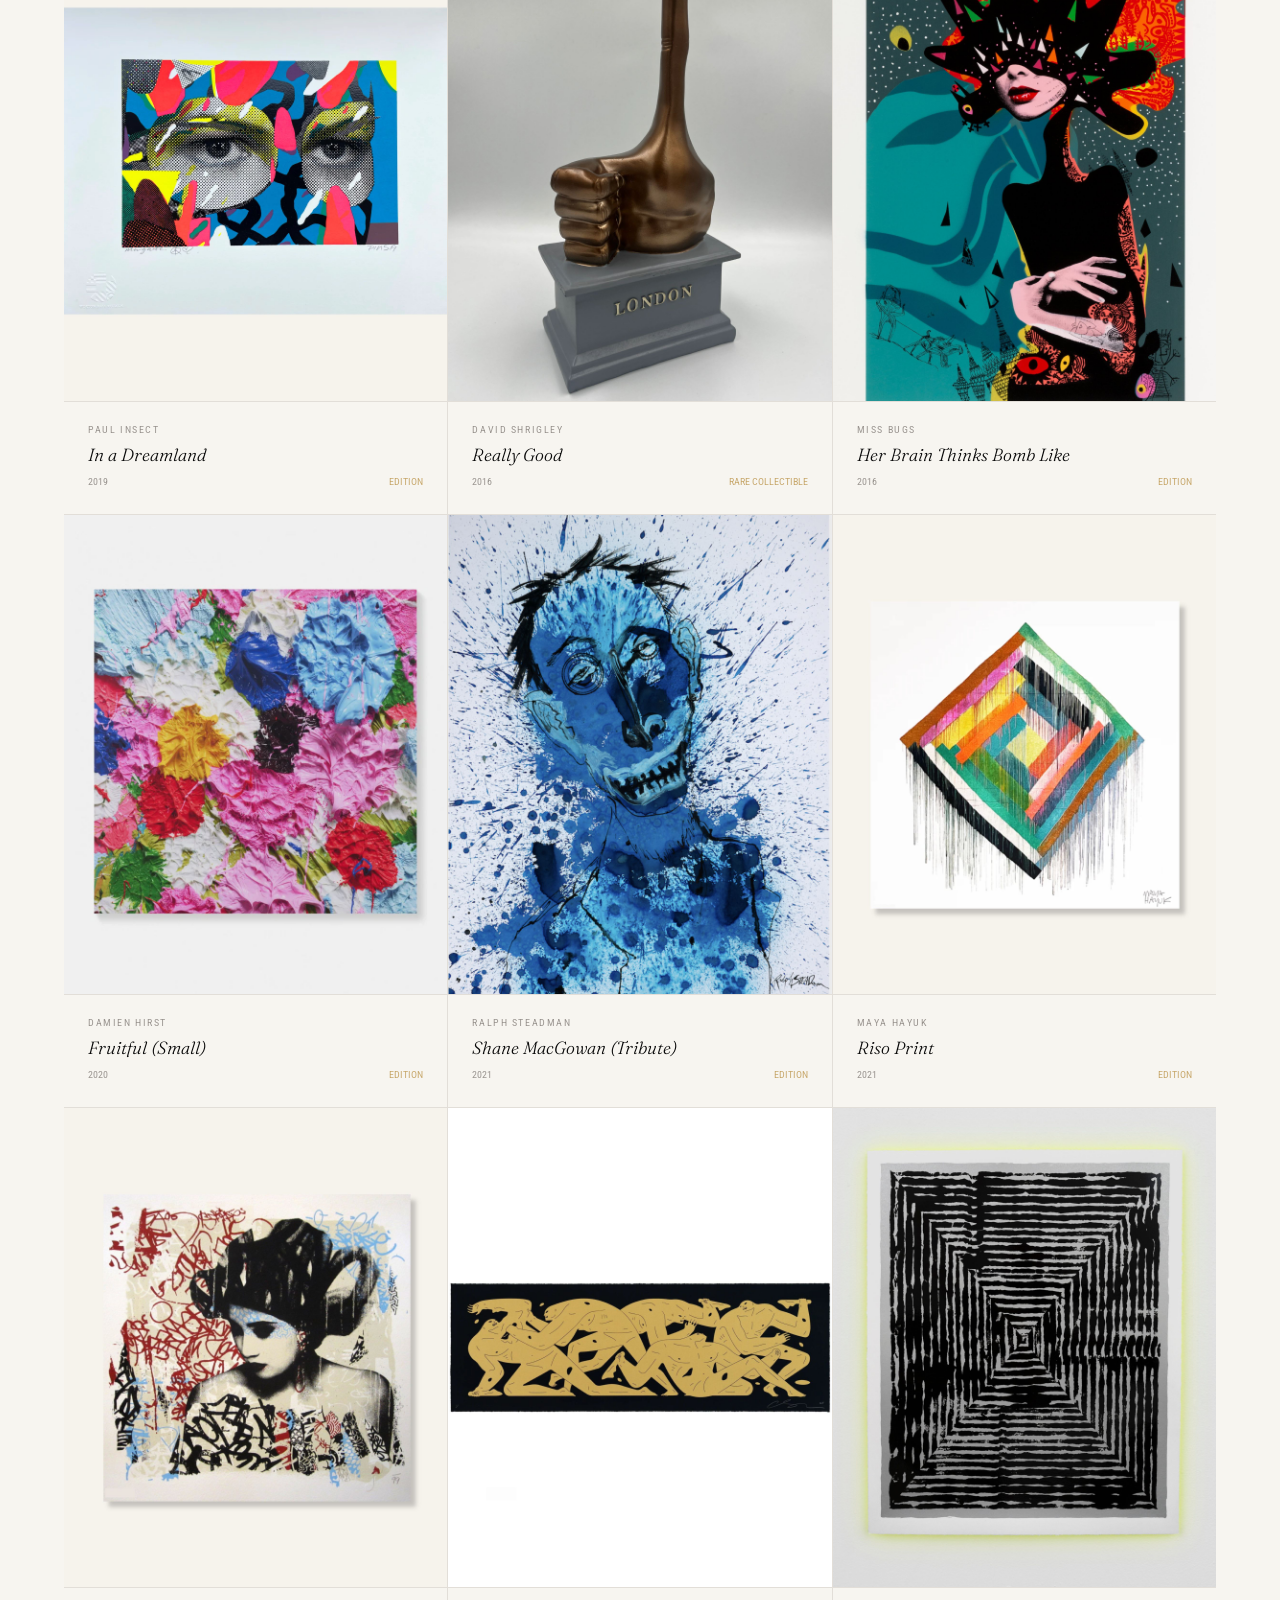
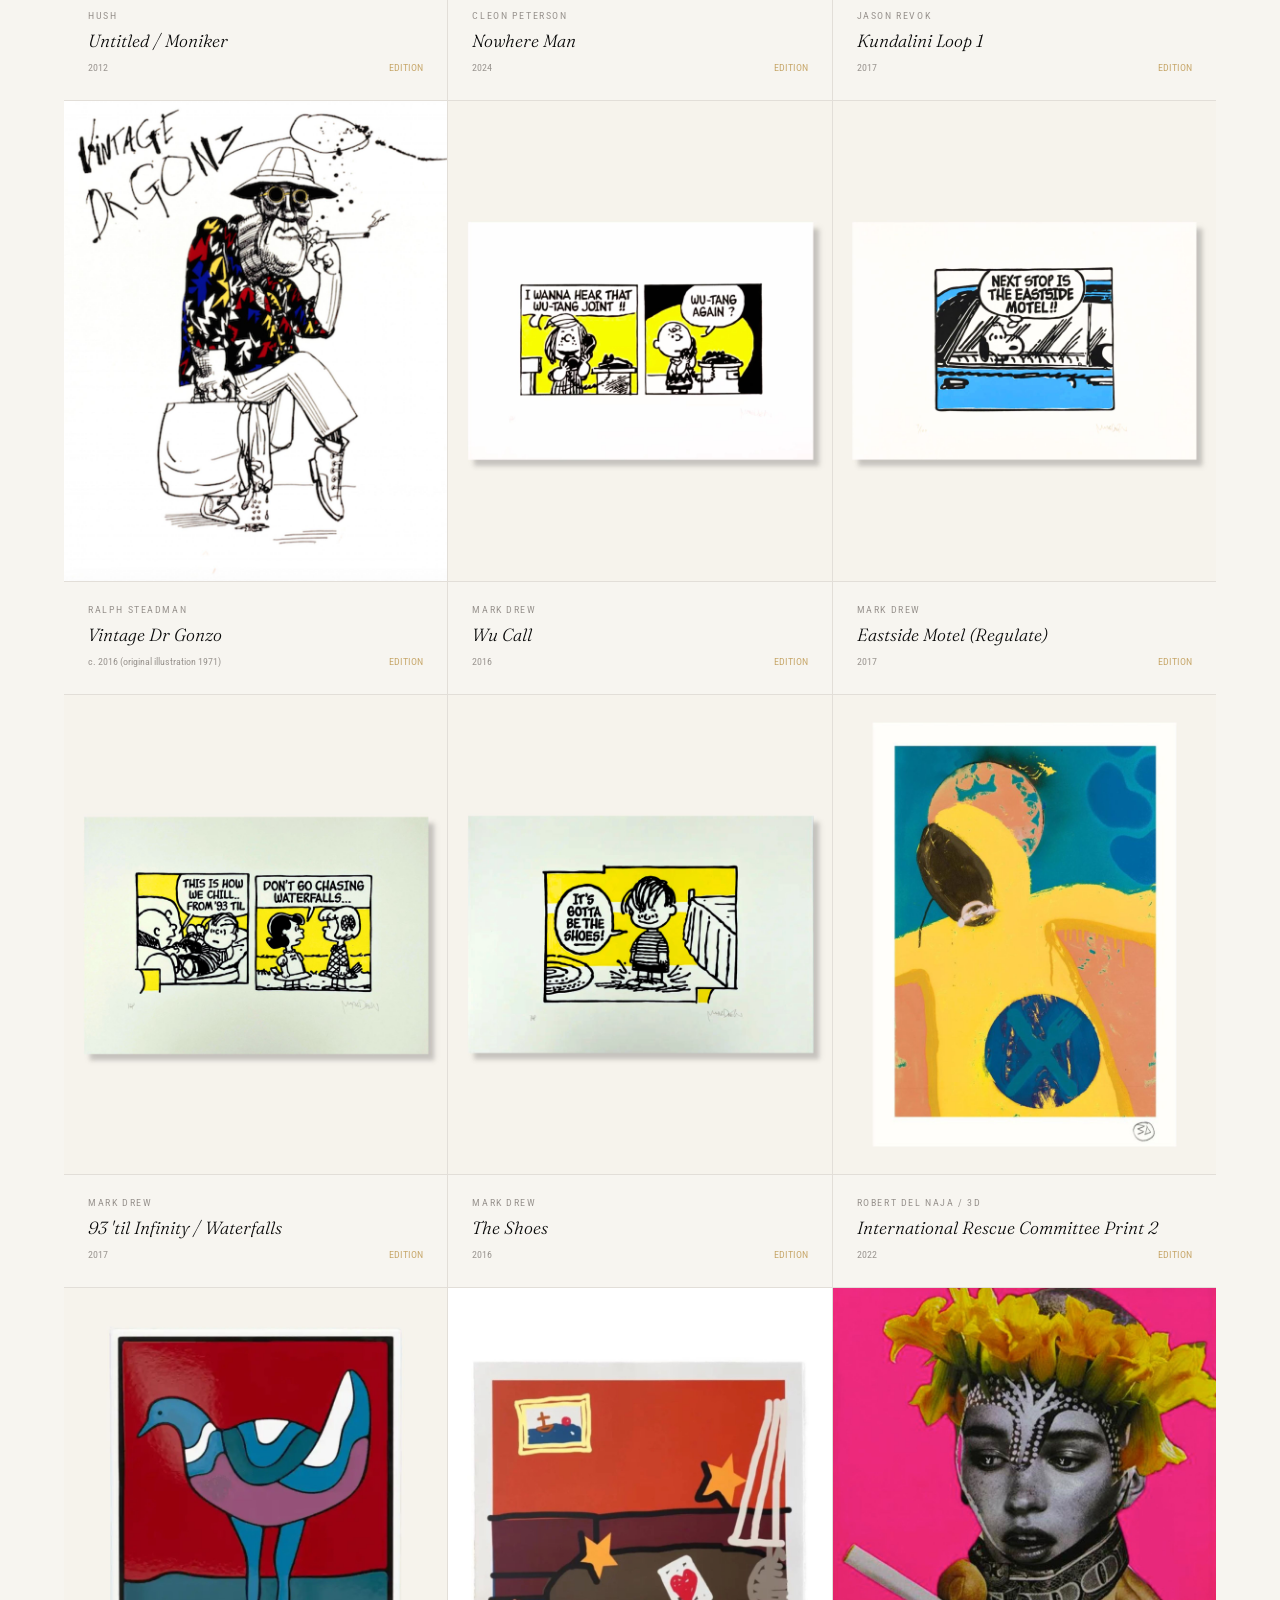
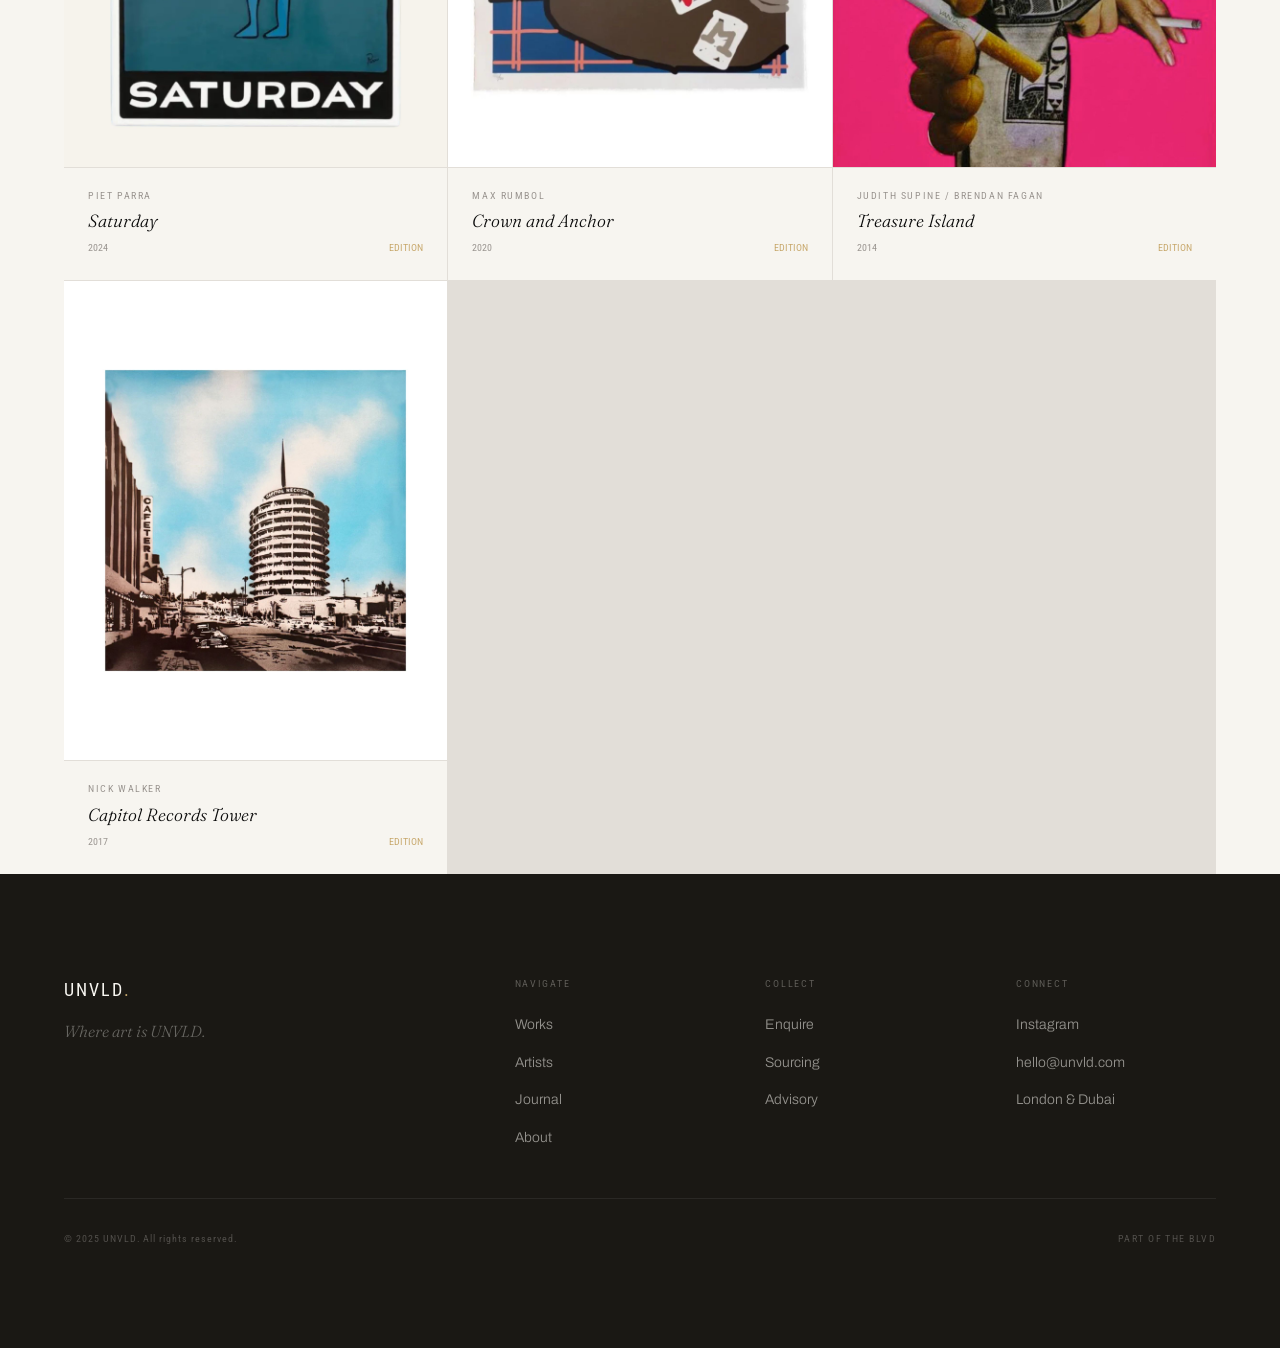
<file: works.html>
<!DOCTYPE html>
<html lang="en">
<head>
  <meta charset="UTF-8">
  <meta name="viewport" content="width=device-width, initial-scale=1.0">
  <title>Works — UNVLD.</title>
  <meta name="description" content="Exceptional works, brought into view. Original artworks, editions, rare collectibles and exclusive releases.">
  <link rel="stylesheet" href="/css/main.css">
</head>
<body>

<section class="page-hero">
  <div class="wrap">
    <p class="page-hero__label">The Collection</p>
    <h1 class="page-hero__title">Exceptional works, brought into view.</h1>
    <p class="page-hero__sub">Original artworks, editions, rare collectibles and exclusive releases &mdash; selected for cultural significance, collectability and long-term appeal.</p>
  </div>
</section>

<section>
  <div class="wrap">
    <div class="filters" id="filters">
      <button class="filter-btn active" data-filter="all">All</button>
    </div>
    <div class="works-grid" id="works-grid"></div>
  </div>
</section>

<script src="/js/chrome.js"></script>
<script src="/js/main.js"></script>
<script>
document.addEventListener('DOMContentLoaded', async () => {
  const data = await loadContent();
  const works = data.works || [];
  const grid = document.getElementById('works-grid');
  const filtersEl = document.getElementById('filters');

  const cats = [...new Set(works.map(w => w.category).filter(Boolean))];
  cats.forEach(cat => {
    const btn = document.createElement('button');
    btn.className = 'filter-btn';
    btn.dataset.filter = cat;
    btn.textContent = cat;
    filtersEl.appendChild(btn);
  });

  function renderWorks(filter) {
    const filtered = filter === 'all' ? works : works.filter(w => w.category === filter);
    if (!filtered.length) {
      grid.innerHTML = '<div class="empty"><p class="empty__label">No works yet</p><p class="empty__text">Works will appear here once added via the CMS.</p></div>';
      return;
    }
    grid.innerHTML = filtered.map((w, i) => workCard(w, i)).join('');
    initReveals();
  }

  filtersEl.addEventListener('click', e => {
    if (!e.target.matches('.filter-btn')) return;
    filtersEl.querySelectorAll('.filter-btn').forEach(b => b.classList.remove('active'));
    e.target.classList.add('active');
    renderWorks(e.target.dataset.filter);
  });

  renderWorks('all');
});
</script>
</body>
</html>
</file>
<file: css/main.css>
@import url('https://fonts.googleapis.com/css2?family=Archivo:ital,wght@0,300;0,400;0,500;1,300&family=Fraunces:ital,opsz,wght@0,9..144,300;1,9..144,300;1,9..144,400&family=Roboto+Condensed:wght@300;400&display=swap');

/* ── TOKENS ─────────────────────────────────────────── */
:root {
  --ink:    #0A0A0A;
  --paper:  #F7F5F0;
  --white:  #FFFFFF;
  --mid:    #9A9590;
  --rule:   #E2DED8;
  --gold:   #C8A96E;
  --deep:   #1A1814;

  --f-display: 'Fraunces', Georgia, serif;
  --f-body:    'Archivo', sans-serif;
  --f-ui:      'Roboto Condensed', sans-serif;

  --max: 1440px;
  --gap: clamp(1.5rem, 5vw, 5rem);
}

/* ── RESET ──────────────────────────────────────────── */
*, *::before, *::after { box-sizing: border-box; margin: 0; padding: 0; }
html { font-size: 16px; -webkit-font-smoothing: antialiased; scroll-behavior: smooth; }
body { font-family: var(--f-body); background: var(--paper); color: var(--ink); line-height: 1.6; overflow-x: hidden; }
img { display: block; max-width: 100%; height: auto; }
a { color: inherit; text-decoration: none; }
ul { list-style: none; }
button { cursor: pointer; background: none; border: none; font: inherit; color: inherit; }
input, textarea, select { font: inherit; }

/* ── LAYOUT ─────────────────────────────────────────── */
.wrap { width: 100%; max-width: var(--max); margin-inline: auto; padding-inline: var(--gap); }
.section { padding-block: clamp(4rem, 8vw, 8rem); }

/* ── NAV ────────────────────────────────────────────── */
.nav {
  position: fixed; top: 0; inset-inline: 0; z-index: 100;
  padding-block: 1.25rem;
  transition: background 0.3s, backdrop-filter 0.3s, border-color 0.3s;
  border-bottom: 1px solid transparent;
}
.nav.scrolled {
  background: rgba(247,245,240,0.95);
  backdrop-filter: blur(12px);
  border-color: var(--rule);
}
.nav__inner { display: flex; align-items: center; justify-content: space-between; }
.nav__logo { font-family: var(--f-ui); font-size: 1.05rem; letter-spacing: 0.12em; }
.nav__logo em { color: var(--gold); font-style: normal; }
.nav__links { display: flex; gap: 2rem; align-items: center; }
.nav__link { font-family: var(--f-ui); font-size: 0.72rem; letter-spacing: 0.14em; text-transform: uppercase; color: var(--mid); transition: color 0.2s; }
.nav__link:hover, .nav__link.active { color: var(--ink); }
.nav__cta { font-family: var(--f-ui); font-size: 0.68rem; letter-spacing: 0.16em; text-transform: uppercase; padding: 0.5rem 1.25rem; border: 1px solid var(--ink); transition: background 0.2s, color 0.2s; }
.nav__cta:hover { background: var(--ink); color: var(--paper); }
.nav__burger { display: none; flex-direction: column; gap: 5px; width: 24px; padding: 2px 0; }
.nav__burger span { display: block; height: 1px; background: var(--ink); transition: 0.3s; }

/* ── MOBILE NAV ─────────────────────────────────────── */
.mobile-nav {
  display: none; position: fixed; inset: 0; z-index: 99;
  background: var(--paper); flex-direction: column;
  justify-content: center; padding: var(--gap);
}
.mobile-nav.open { display: flex; }
.mobile-nav__close { position: absolute; top: 1.5rem; right: var(--gap); font-size: 1.25rem; color: var(--mid); }
.mobile-nav__links { display: flex; flex-direction: column; gap: 1.5rem; }
.mobile-nav__link { font-family: var(--f-display); font-style: italic; font-size: clamp(2.5rem, 8vw, 4rem); line-height: 1.1; transition: color 0.2s; }
.mobile-nav__link:hover { color: var(--gold); }

/* ── BUTTONS ────────────────────────────────────────── */
.btn { display: inline-flex; align-items: center; gap: 0.5rem; font-family: var(--f-ui); font-size: 0.68rem; letter-spacing: 0.18em; text-transform: uppercase; padding: 0.85rem 2rem; transition: 0.2s; }
.btn-primary { background: var(--ink); color: var(--paper); border: 1px solid var(--ink); }
.btn-primary:hover { background: var(--deep); }
.btn-outline { background: transparent; color: var(--ink); border: 1px solid var(--rule); }
.btn-outline:hover { border-color: var(--ink); }
.btn-ghost { background: transparent; color: var(--mid); border: none; padding-inline: 0; font-size: 0.68rem; }
.btn-ghost:hover { color: var(--ink); }

/* ── HERO ───────────────────────────────────────────── */
.hero { min-height: 100svh; height: 100svh; display: grid; grid-template-columns: 1fr 1fr; overflow: hidden; }
.hero__text { display: flex; flex-direction: column; justify-content: flex-end; padding: 8rem var(--gap) clamp(3rem,6vw,6rem); }
.hero__eyebrow { font-family: var(--f-ui); font-size: 0.65rem; letter-spacing: 0.2em; text-transform: uppercase; color: var(--gold); margin-bottom: 1.5rem; }
.hero__headline { font-family: var(--f-display); font-style: italic; font-weight: 300; font-size: clamp(3rem, 5.5vw, 6.5rem); line-height: 1.0; letter-spacing: -0.02em; margin-bottom: 2rem; }
.hero__sub { font-weight: 300; font-size: clamp(0.9rem, 1.1vw, 1.05rem); color: var(--mid); max-width: 40ch; line-height: 1.7; margin-bottom: 3rem; }
.hero__actions { display: flex; gap: 1rem; flex-wrap: wrap; align-items: center; }
.hero__image { overflow: hidden; background: var(--rule); position: relative; }
.hero__image img { width: 100%; height: 100%; object-fit: cover; }
.hero__image-placeholder { width: 100%; height: 100%; display: flex; align-items: center; justify-content: center; background: linear-gradient(160deg, #e8e4de 0%, #d4cfc8 100%); }
.hero__image-placeholder span { font-family: var(--f-ui); font-size: 0.62rem; letter-spacing: 0.2em; text-transform: uppercase; color: var(--mid); }

/* ── BAND ───────────────────────────────────────────── */
.band { background: var(--ink); color: var(--paper); padding-block: clamp(4rem,8vw,8rem); }
.band__inner { display: grid; grid-template-columns: 1fr 1fr; gap: clamp(2rem,5vw,5rem); align-items: start; }
.band__headline { font-family: var(--f-display); font-style: italic; font-weight: 300; font-size: clamp(2rem, 3.5vw, 4rem); line-height: 1.1; }
.band__headline em { color: var(--gold); font-style: normal; }
.band__body { font-weight: 300; font-size: 1rem; line-height: 1.75; color: rgba(247,245,240,0.65); max-width: 52ch; padding-top: 0.5rem; }

/* ── SECTION HEADER ─────────────────────────────────── */
.section-head { display: flex; justify-content: space-between; align-items: baseline; padding-bottom: 2rem; border-bottom: 1px solid var(--rule); margin-bottom: 0; }
.section-head__title { font-family: var(--f-display); font-style: italic; font-weight: 300; font-size: clamp(1.75rem, 2.5vw, 2.75rem); }

/* ── PAGE HERO ──────────────────────────────────────── */
.page-hero { padding-top: clamp(7rem,12vw,10rem); padding-bottom: clamp(2rem,4vw,4rem); border-bottom: 1px solid var(--rule); }
.page-hero__label { font-family: var(--f-ui); font-size: 0.65rem; letter-spacing: 0.2em; text-transform: uppercase; color: var(--gold); margin-bottom: 1.5rem; }
.page-hero__title { font-family: var(--f-display); font-style: italic; font-weight: 300; font-size: clamp(2.5rem, 5vw, 5rem); line-height: 1.05; letter-spacing: -0.02em; max-width: 20ch; margin-bottom: 1.5rem; }
.page-hero__sub { font-weight: 300; font-size: 1rem; color: var(--mid); max-width: 52ch; line-height: 1.7; }

/* ── FILTERS ────────────────────────────────────────── */
.filters { display: flex; gap: 0.5rem; flex-wrap: wrap; padding-block: 1.5rem; border-bottom: 1px solid var(--rule); }
.filter-btn { font-family: var(--f-ui); font-size: 0.65rem; letter-spacing: 0.14em; text-transform: uppercase; padding: 0.45rem 1rem; border: 1px solid var(--rule); color: var(--mid); background: transparent; transition: 0.2s; }
.filter-btn:hover { border-color: var(--mid); color: var(--ink); }
.filter-btn.active { border-color: var(--ink); background: var(--ink); color: var(--paper); }

/* ── WORKS GRID ─────────────────────────────────────── */
.works-grid { display: grid; grid-template-columns: repeat(3, 1fr); gap: 1px; background: var(--rule); }
.work-card { background: var(--paper); cursor: pointer; position: relative; }
.work-card__image { aspect-ratio: 4/5; overflow: hidden; background: var(--rule); position: relative; display: flex; }
.work-card__image img { width: 100%; height: 100%; object-fit: cover; transition: transform 0.6s cubic-bezier(.25,.46,.45,.94); flex-shrink: 0; }
.work-card:hover .work-card__image img { transform: scale(1.04); }
.work-card__placeholder { position: absolute; inset: 0; display: flex; align-items: center; justify-content: center; background: linear-gradient(160deg,#e8e4de,#d4cfc8); width: 100%; height: 100%; }
.work-card__placeholder span { font-family: var(--f-ui); font-size: 0.6rem; letter-spacing: 0.18em; text-transform: uppercase; color: var(--mid); }
.work-card__meta { padding: 1.25rem 1.5rem 1.5rem; border-top: 1px solid var(--rule); }
.work-card__artist { font-family: var(--f-ui); font-size: 0.62rem; letter-spacing: 0.16em; text-transform: uppercase; color: var(--mid); margin-bottom: 0.4rem; }
.work-card__title { font-family: var(--f-display); font-style: italic; font-weight: 300; font-size: 1.1rem; line-height: 1.25; margin-bottom: 0.5rem; }
.work-card__foot { display: flex; justify-content: space-between; align-items: baseline; }
.work-card__year { font-family: var(--f-ui); font-size: 0.62rem; color: var(--mid); }
.work-card__cat { font-family: var(--f-ui); font-size: 0.62rem; text-transform: uppercase; color: var(--gold); }
.work-card__overlay { position: absolute; inset: 0; background: rgba(10,10,10,0.82); display: flex; align-items: center; justify-content: center; opacity: 0; transition: opacity 0.3s; }
.work-card:hover .work-card__overlay { opacity: 1; }
.work-card__overlay span { font-family: var(--f-ui); font-size: 0.65rem; letter-spacing: 0.18em; text-transform: uppercase; color: var(--paper); }

/* ── ARTISTS GRID ───────────────────────────────────── */
.artists-grid { display: grid; grid-template-columns: repeat(4, 1fr); gap: 1px; background: var(--rule); }
.artist-card { background: var(--paper); cursor: pointer; }
.artist-card__image { aspect-ratio: 3/4; overflow: hidden; background: var(--rule); }
.artist-card__image img { width: 100%; height: 100%; object-fit: cover; transition: transform 0.6s cubic-bezier(.25,.46,.45,.94); filter: grayscale(20%); }
.artist-card:hover .artist-card__image img { transform: scale(1.04); filter: grayscale(0%); }
.artist-card__placeholder { width: 100%; height: 100%; background: linear-gradient(160deg,#e8e4de,#d4cfc8); display: flex; align-items: center; justify-content: center; }
.artist-card__placeholder span { font-family: var(--f-ui); font-size: 0.6rem; letter-spacing: 0.18em; text-transform: uppercase; color: var(--mid); }
.artist-card__meta { padding: 1rem 1.25rem 1.25rem; border-top: 1px solid var(--rule); }
.artist-card__name { font-family: var(--f-display); font-style: italic; font-weight: 300; font-size: 1.05rem; margin-bottom: 0.3rem; }
.artist-card__discipline { font-family: var(--f-ui); font-size: 0.62rem; letter-spacing: 0.12em; text-transform: uppercase; color: var(--mid); }

/* ── JOURNAL GRID ───────────────────────────────────── */
.journal-grid { display: grid; grid-template-columns: repeat(3, 1fr); gap: 1px; background: var(--rule); }
.journal-card { background: var(--paper); cursor: pointer; display: block; }
.journal-card__image { aspect-ratio: 16/9; overflow: hidden; background: var(--rule); }
.journal-card__image img { width: 100%; height: 100%; object-fit: cover; transition: transform 0.6s cubic-bezier(.25,.46,.45,.94); }
.journal-card:hover .journal-card__image img { transform: scale(1.04); }
.journal-card__placeholder { width: 100%; height: 100%; background: linear-gradient(160deg,#e8e4de,#d4cfc8); display: flex; align-items: center; justify-content: center; }
.journal-card__placeholder span { font-family: var(--f-ui); font-size: 0.6rem; letter-spacing: 0.18em; text-transform: uppercase; color: var(--mid); }
.journal-card__body { padding: 1.5rem; border-top: 1px solid var(--rule); }
.journal-card__cat { font-family: var(--f-ui); font-size: 0.62rem; letter-spacing: 0.16em; text-transform: uppercase; color: var(--gold); margin-bottom: 0.75rem; }
.journal-card__title { font-family: var(--f-display); font-style: italic; font-weight: 300; font-size: 1.25rem; line-height: 1.2; margin-bottom: 0.75rem; }
.journal-card__date { font-family: var(--f-ui); font-size: 0.62rem; color: var(--mid); }

/* ── MODAL ──────────────────────────────────────────── */
.modal-backdrop {
  position: fixed; inset: 0; z-index: 200;
  background: rgba(10,10,10,0.85);
  display: flex; align-items: center; justify-content: center;
  padding: 1.5rem;
  opacity: 0; pointer-events: none;
  transition: opacity 0.3s;
}
.modal-backdrop.open { opacity: 1; pointer-events: all; }
.modal {
  background: var(--paper);
  max-width: 960px; width: 100%;
  max-height: 90svh;
  overflow-y: auto;
  position: relative;
  transform: translateY(16px);
  transition: transform 0.3s;
}
.modal-backdrop.open .modal { transform: none; }
.modal__close {
  position: sticky; top: 0; float: right;
  background: var(--paper);
  width: 48px; height: 48px;
  display: flex; align-items: center; justify-content: center;
  font-size: 1rem; color: var(--mid);
  border-left: 1px solid var(--rule);
  border-bottom: 1px solid var(--rule);
  z-index: 2;
  transition: color 0.2s;
}
.modal__close:hover { color: var(--ink); }

/* Work modal */
.work-modal__inner { display: grid; grid-template-columns: 1fr 1fr; }
.work-modal__image { aspect-ratio: 4/5; overflow: hidden; background: var(--rule); }
.work-modal__image img { width: 100%; height: 100%; object-fit: contain; padding: 2rem; }
.work-modal__image-placeholder { width: 100%; height: 100%; background: linear-gradient(160deg,#e8e4de,#d4cfc8); display: flex; align-items: center; justify-content: center; }
.work-modal__info { padding: 2.5rem 2rem; display: flex; flex-direction: column; }
.work-modal__artist { font-family: var(--f-ui); font-size: 0.65rem; letter-spacing: 0.18em; text-transform: uppercase; color: var(--gold); margin-bottom: 1rem; }
.work-modal__title { font-family: var(--f-display); font-style: italic; font-weight: 300; font-size: clamp(1.75rem, 2.5vw, 2.75rem); line-height: 1.05; margin-bottom: 2rem; }
.work-modal__specs { display: grid; grid-template-columns: 1fr 1fr; gap: 1.25rem 2rem; padding: 1.5rem 0; border-top: 1px solid var(--rule); border-bottom: 1px solid var(--rule); margin-bottom: 1.75rem; }
.spec__key { font-family: var(--f-ui); font-size: 0.6rem; letter-spacing: 0.16em; text-transform: uppercase; color: var(--mid); margin-bottom: 0.25rem; }
.spec__val { font-weight: 300; font-size: 0.9rem; }
.work-modal__desc { font-weight: 300; font-size: 0.9rem; line-height: 1.75; color: var(--mid); margin-bottom: 2rem; flex: 1; }

/* Artist modal */
.artist-modal__inner { display: grid; grid-template-columns: 1fr 2fr; }
.artist-modal__image { aspect-ratio: 3/4; overflow: hidden; background: var(--rule); }
.artist-modal__image img { width: 100%; height: 100%; object-fit: cover; }
.artist-modal__image-placeholder { width: 100%; height: 100%; background: linear-gradient(160deg,#e8e4de,#d4cfc8); }
.artist-modal__info { padding: 2.5rem 2rem; display: flex; flex-direction: column; justify-content: flex-end; }
.artist-modal__discipline { font-family: var(--f-ui); font-size: 0.65rem; letter-spacing: 0.2em; text-transform: uppercase; color: var(--gold); margin-bottom: 1rem; }
.artist-modal__name { font-family: var(--f-display); font-style: italic; font-weight: 300; font-size: clamp(2.5rem, 4vw, 4.5rem); line-height: 1.0; letter-spacing: -0.02em; margin-bottom: 2rem; }
.artist-modal__bio { font-weight: 300; font-size: 1rem; line-height: 1.75; color: var(--mid); max-width: 52ch; }

/* Journal modal */
.journal-modal__image { aspect-ratio: 16/6; overflow: hidden; background: var(--rule); }
.journal-modal__image img { width: 100%; height: 100%; object-fit: cover; }
.journal-modal__image-placeholder { width: 100%; height: 100%; background: linear-gradient(160deg,#e8e4de,#d4cfc8); }
.journal-modal__body { padding: 2.5rem clamp(1.5rem,4vw,4rem); }
.journal-modal__cat { font-family: var(--f-ui); font-size: 0.65rem; letter-spacing: 0.2em; text-transform: uppercase; color: var(--gold); margin-bottom: 1.25rem; }
.journal-modal__title { font-family: var(--f-display); font-style: italic; font-weight: 300; font-size: clamp(2rem, 4vw, 4rem); line-height: 1.05; letter-spacing: -0.02em; margin-bottom: 1.5rem; max-width: 22ch; }
.journal-modal__meta { display: flex; gap: 2rem; margin-bottom: 2.5rem; padding-bottom: 2.5rem; border-bottom: 1px solid var(--rule); }
.journal-modal__meta span { font-family: var(--f-ui); font-size: 0.62rem; letter-spacing: 0.12em; color: var(--mid); text-transform: uppercase; }
.journal-modal__content { font-weight: 300; font-size: 1.05rem; line-height: 1.8; color: var(--ink); max-width: 65ch; }
.journal-modal__content p { margin-bottom: 1.5rem; }
.journal-modal__content h2 { font-family: var(--f-display); font-style: italic; font-weight: 300; font-size: 1.75rem; margin-top: 2.5rem; margin-bottom: 1rem; }

/* ── PILLARS ────────────────────────────────────────── */
.pillars { display: grid; grid-template-columns: repeat(3,1fr); border-top: 1px solid var(--rule); }
.pillar { padding: 3rem 2.5rem 3rem 0; border-right: 1px solid var(--rule); }
.pillar:last-child { border-right: none; padding-right: 0; }
.pillar:not(:first-child) { padding-left: 2.5rem; }
.pillar__num { font-family: var(--f-ui); font-size: 0.62rem; letter-spacing: 0.2em; color: var(--gold); margin-bottom: 2rem; }
.pillar__head { font-family: var(--f-display); font-style: italic; font-weight: 300; font-size: 2rem; line-height: 1.1; margin-bottom: 0.75rem; }
.pillar__tag { font-weight: 500; font-size: 0.85rem; margin-bottom: 0.75rem; }
.pillar__body { font-weight: 300; font-size: 0.9rem; line-height: 1.75; color: var(--mid); }

/* ── CONTACT FORM ───────────────────────────────────── */
.form { display: grid; gap: 2rem; }
.form-row { display: grid; grid-template-columns: 1fr 1fr; gap: 2rem; }
.form-group { display: flex; flex-direction: column; gap: 0.5rem; }
.form-label { font-family: var(--f-ui); font-size: 0.62rem; letter-spacing: 0.18em; text-transform: uppercase; color: var(--mid); }
.form-input, .form-select, .form-textarea { background: transparent; border: none; border-bottom: 1px solid var(--rule); padding: 0.75rem 0; font-weight: 300; font-size: 1rem; color: var(--ink); outline: none; transition: border-color 0.2s; width: 100%; }
.form-input:focus, .form-select:focus, .form-textarea:focus { border-color: var(--ink); }
.form-textarea { resize: vertical; min-height: 120px; }
.form-select { appearance: none; cursor: pointer; }

/* ── FOOTER ─────────────────────────────────────────── */
.footer { background: var(--deep); color: var(--paper); padding-block: clamp(4rem,8vw,8rem); }
.footer__grid { display: grid; grid-template-columns: 2fr 1fr 1fr 1fr; gap: clamp(2rem,4vw,4rem); padding-bottom: 3rem; border-bottom: 1px solid rgba(255,255,255,0.07); margin-bottom: 2rem; }
.footer__logo { font-family: var(--f-ui); font-size: 1.1rem; letter-spacing: 0.12em; display: block; margin-bottom: 1rem; }
.footer__logo em { color: var(--gold); font-style: normal; }
.footer__tagline { font-family: var(--f-display); font-style: italic; font-weight: 300; font-size: 1rem; color: rgba(247,245,240,0.35); line-height: 1.4; }
.footer__col-head { font-family: var(--f-ui); font-size: 0.6rem; letter-spacing: 0.18em; text-transform: uppercase; color: rgba(247,245,240,0.3); margin-bottom: 1.25rem; }
.footer__links { display: flex; flex-direction: column; gap: 0.75rem; }
.footer__link { font-weight: 300; font-size: 0.875rem; color: rgba(247,245,240,0.55); transition: color 0.2s; }
.footer__link:hover { color: var(--paper); }
.footer__bottom { display: flex; justify-content: space-between; align-items: center; flex-wrap: wrap; gap: 1rem; }
.footer__copy { font-family: var(--f-ui); font-size: 0.6rem; letter-spacing: 0.1em; color: rgba(247,245,240,0.25); }
.footer__blvd { font-family: var(--f-ui); font-size: 0.6rem; letter-spacing: 0.15em; text-transform: uppercase; color: rgba(247,245,240,0.25); transition: color 0.2s; }
.footer__blvd:hover { color: var(--gold); }

/* ── EMPTY STATE ────────────────────────────────────── */
.empty { padding: 6rem 0; text-align: center; }
.empty__label { font-family: var(--f-ui); font-size: 0.65rem; letter-spacing: 0.18em; text-transform: uppercase; color: var(--mid); margin-bottom: 0.75rem; }
.empty__text { font-weight: 300; font-size: 0.9rem; color: var(--mid); }

/* ── 404 ────────────────────────────────────────────── */
.error-page { min-height: 100svh; display: flex; flex-direction: column; justify-content: center; padding-block: 8rem; }
.error-page__code { font-family: var(--f-display); font-style: italic; font-weight: 300; font-size: clamp(8rem,20vw,18rem); line-height: 0.85; letter-spacing: -0.04em; color: var(--rule); margin-bottom: 2rem; }
.error-page__title { font-family: var(--f-display); font-style: italic; font-weight: 300; font-size: clamp(2rem,4vw,4rem); margin-bottom: 1rem; }
.error-page__body { font-weight: 300; font-size: 1rem; color: var(--mid); max-width: 42ch; line-height: 1.7; margin-bottom: 2.5rem; }

/* ── REVEAL ─────────────────────────────────────────── */
.reveal { opacity: 0; transform: translateY(16px); transition: opacity 0.5s ease, transform 0.5s ease; }
.reveal.in { opacity: 1; transform: none; }

/* ── RESPONSIVE ─────────────────────────────────────── */
@media (max-width: 1100px) {
  .works-grid { grid-template-columns: repeat(2,1fr); }
  .artists-grid { grid-template-columns: repeat(3,1fr); }
  .footer__grid { grid-template-columns: 1fr 1fr; }
}
@media (max-width: 900px) {
  .hero { grid-template-columns: 1fr; }
  .hero__text { min-height: 100svh; }
  .hero__image { display: none; }
  .band__inner { grid-template-columns: 1fr; }
  .journal-grid { grid-template-columns: repeat(2,1fr); }
  .pillars { grid-template-columns: 1fr; }
  .pillar { border-right: none; border-bottom: 1px solid var(--rule); padding: 2.5rem 0; }
  .pillar:last-child { border-bottom: none; }
  .pillar:not(:first-child) { padding-left: 0; }
  .work-modal__inner { grid-template-columns: 1fr; }
  .work-modal__image { aspect-ratio: 4/3; }
  .artist-modal__inner { grid-template-columns: 1fr; }
  .artist-modal__image { aspect-ratio: 3/2; max-height: 50vw; }
}
@media (max-width: 700px) {
  .nav__links, .nav__cta { display: none; }
  .nav__burger { display: flex; }
  .works-grid { grid-template-columns: 1fr; }
  .artists-grid { grid-template-columns: repeat(2,1fr); }
  .journal-grid { grid-template-columns: 1fr; }
  .footer__grid { grid-template-columns: 1fr; }
  .form-row { grid-template-columns: 1fr; }
  .work-modal__specs { grid-template-columns: 1fr; }
}
@media (prefers-reduced-motion: reduce) {
  *, *::before, *::after { transition-duration: 0.01ms !important; }
}

/* ── ARTIST MODAL WORKS ─────────────────────────────── */
.artist-modal__works {
  border-top: 1px solid var(--rule);
  padding: 2rem;
}
.artist-modal__works-heading {
  font-family: var(--f-ui);
  font-size: 0.65rem;
  letter-spacing: 0.18em;
  text-transform: uppercase;
  color: var(--mid);
  margin-bottom: 1.5rem;
}
.artist-modal__works-grid {
  display: grid;
  grid-template-columns: repeat(3, 1fr);
  gap: 1px;
  background: var(--rule);
}
.artist-modal__work-card {
  background: var(--paper);
  cursor: pointer;
  padding-bottom: 1rem;
}
.artist-modal__work-card:hover .artist-modal__work-image img { transform: scale(1.04); }
.artist-modal__work-image {
  aspect-ratio: 4/5;
  overflow: hidden;
  background: var(--rule);
}
.artist-modal__work-image img {
  width: 100%; height: 100%;
  object-fit: cover;
  transition: transform 0.4s ease;
}
.artist-modal__work-card .work-card__placeholder {
  width: 100%; height: 100%;
  display: flex; align-items: center; justify-content: center;
  background: linear-gradient(160deg,#e8e4de,#d4cfc8);
}
.artist-modal__work-card .work-card__artist { padding-inline: 1rem; }
.artist-modal__work-card .work-card__year { padding-inline: 1rem; font-family: var(--f-ui); font-size: 0.62rem; color: var(--mid); }
@media (max-width: 600px) {
  .artist-modal__works-grid { grid-template-columns: repeat(2, 1fr); }
}

/* ── ARTIST PANEL ───────────────────────────────────── */
.artist-panel {
  position: fixed;
  inset: 0;
  z-index: 150;
  background: var(--paper);
  overflow-y: auto;
  transform: translateX(100%);
  transition: transform 0.4s cubic-bezier(0.25, 0.46, 0.45, 0.94);
}
.artist-panel.open {
  transform: translateX(0);
}
.artist-panel__close {
  position: fixed;
  top: 1.5rem;
  right: var(--gap);
  z-index: 10;
  display: flex;
  align-items: center;
  gap: 0.5rem;
  font-family: var(--f-ui);
  font-size: 0.65rem;
  letter-spacing: 0.16em;
  text-transform: uppercase;
  color: var(--mid);
  transition: color 0.2s;
}
.artist-panel__close:hover { color: var(--ink); }
.artist-panel__hero {
  display: grid;
  grid-template-columns: 1fr 2fr;
  min-height: 70vh;
  border-bottom: 1px solid var(--rule);
}
.artist-panel__image {
  overflow: hidden;
  background: var(--rule);
}
.artist-panel__image img {
  width: 100%; height: 100%;
  object-fit: cover;
}
.artist-panel__image-placeholder {
  width: 100%; height: 100%;
  background: linear-gradient(160deg,#e8e4de,#d4cfc8);
}
.artist-panel__info {
  display: flex;
  flex-direction: column;
  justify-content: flex-end;
  padding: 8rem var(--gap) 3rem;
}
.artist-panel__discipline {
  font-family: var(--f-ui);
  font-size: 0.65rem;
  letter-spacing: 0.2em;
  text-transform: uppercase;
  color: var(--gold);
  margin-bottom: 1rem;
}
.artist-panel__name {
  font-family: var(--f-display);
  font-style: italic;
  font-weight: 300;
  font-size: clamp(3rem, 6vw, 7rem);
  line-height: 1.0;
  letter-spacing: -0.02em;
  margin-bottom: 2rem;
}
.artist-panel__bio {
  font-weight: 300;
  font-size: 1rem;
  line-height: 1.75;
  color: var(--mid);
  max-width: 56ch;
}
.artist-panel__works {
  padding: clamp(3rem, 5vw, 5rem) var(--gap);
}
.artist-panel__works-heading {
  font-family: var(--f-ui);
  font-size: 0.65rem;
  letter-spacing: 0.18em;
  text-transform: uppercase;
  color: var(--mid);
  padding-bottom: 1.5rem;
  border-bottom: 1px solid var(--rule);
  margin-bottom: 0;
}
.artist-panel__works-grid {
  display: grid;
  grid-template-columns: repeat(3, 1fr);
  gap: 1px;
  background: var(--rule);
}
.artist-panel__empty {
  padding: 3rem 0;
  font-family: var(--f-ui);
  font-size: 0.65rem;
  letter-spacing: 0.16em;
  text-transform: uppercase;
  color: var(--mid);
}
@media (max-width: 900px) {
  .artist-panel__hero { grid-template-columns: 1fr; min-height: auto; }
  .artist-panel__image { aspect-ratio: 3/2; }
  .artist-panel__info { padding-top: 3rem; }
  .artist-panel__works-grid { grid-template-columns: repeat(2, 1fr); }
}
@media (max-width: 500px) {
  .artist-panel__works-grid { grid-template-columns: 1fr; }
}

/* ── WORK CARDS INSIDE ARTIST PANEL ─────────────────── */
.artist-panel__works-grid .work-card {
  cursor: pointer;
}
.artist-panel__works-grid .work-card__image {
  aspect-ratio: 4/5;
  overflow: hidden;
  background: var(--rule);
  position: relative;
}
.artist-panel__works-grid .work-card__image img {
  width: 100%; height: 100%;
  object-fit: cover;
  transition: transform 0.6s cubic-bezier(.25,.46,.45,.94);
}
.artist-panel__works-grid .work-card:hover .work-card__image img {
  transform: scale(1.04);
}
.artist-panel__works-grid .work-card__placeholder {
  width: 100%; height: 100%;
  display: flex; align-items: center; justify-content: center;
  background: linear-gradient(160deg,#e8e4de,#d4cfc8);
}
.artist-panel__works-grid .work-card__overlay {
  position: absolute;
  inset: 0;
  background: rgba(10,10,10,0.82);
  display: flex; align-items: center; justify-content: center;
  opacity: 0;
  transition: opacity 0.3s;
}
.artist-panel__works-grid .work-card:hover .work-card__overlay {
  opacity: 1;
}

/* ── FIX PLACEHOLDER HEIGHT IN ARTIST PANEL ─────────── */
.artist-panel__works-grid .work-card__image {
  position: relative;
}
.artist-panel__works-grid .work-card__placeholder,
.artist-panel__works-grid .work-card__image > div {
  position: absolute;
  inset: 0;
}

/* ── FORCE IMAGE HEIGHT IN ARTIST PANEL ─────────────── */
.artist-panel__works-grid .work-card__image {
  aspect-ratio: unset;
  padding-bottom: 125%; /* 4:5 ratio */
  height: 0;
  position: relative;
}
.artist-panel__works-grid .work-card__image img,
.artist-panel__works-grid .work-card__placeholder {
  position: absolute;
  inset: 0;
  width: 100%;
  height: 100%;
}
.artist-panel__works-grid .work-card__image img {
  object-fit: cover;
}

/* ── WORK PRICE ─────────────────────────────────────── */
.work-modal__price {
  font-family: var(--f-display);
  font-style: italic;
  font-weight: 300;
  font-size: 1.5rem;
  color: var(--ink);
  margin-bottom: 1.75rem;
}
.work-modal__price--poa {
  font-family: var(--f-ui);
  font-style: normal;
  font-size: 0.7rem;
  letter-spacing: 0.16em;
  text-transform: uppercase;
  color: var(--mid);
}
</file>
